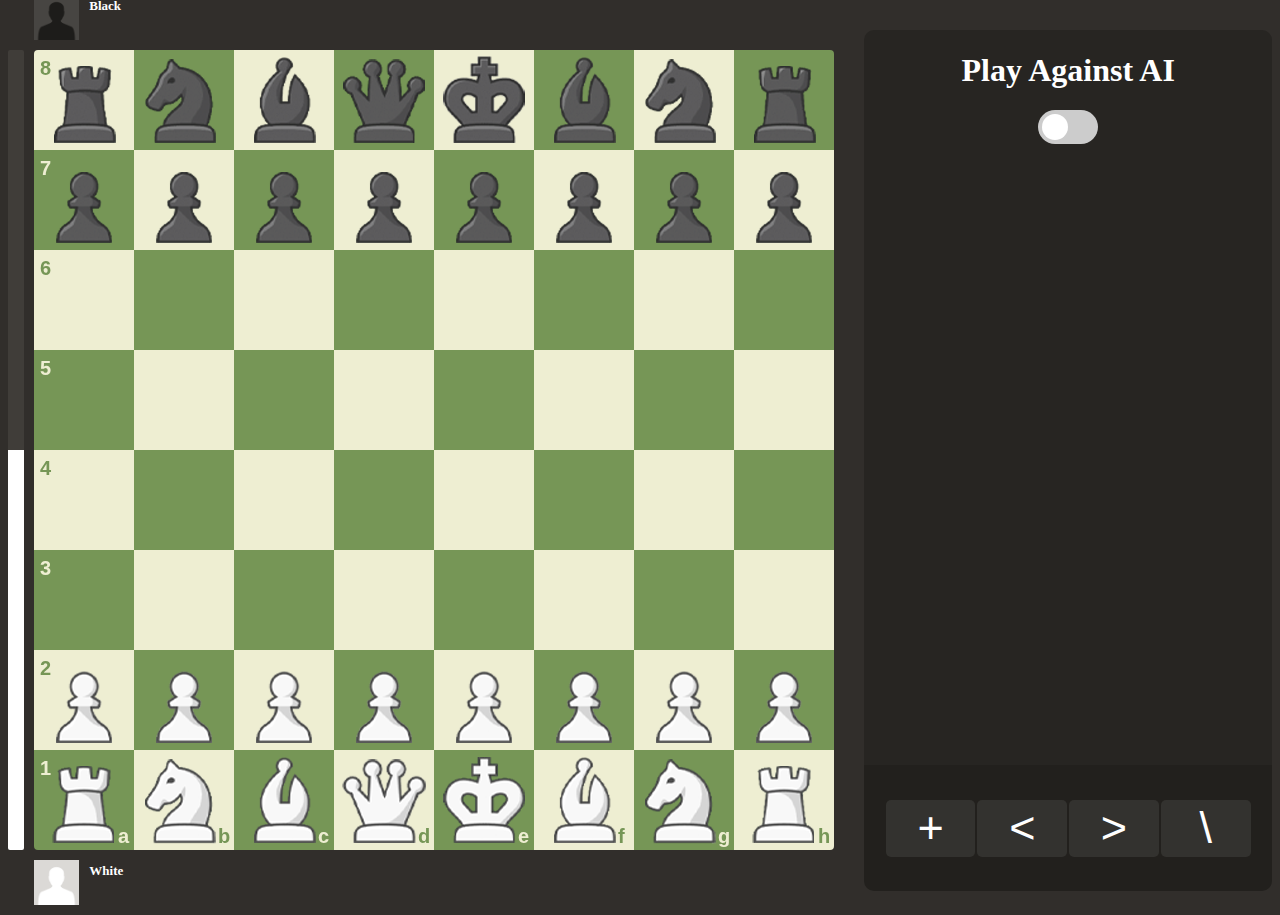
<file: ChessAI/index.html>
<html>
<body id="body">
    <div class="center">
        <div id="pawnPromotion">
            <button class="queenPromotion" onclick="promotePawn('Q')">
                <img src="Pieces/wQ.png" draggable="false"/>
            </button>
            <button class="knightPromotion" onclick="promotePawn('N')">
                <img src="Pieces/wN.png" draggable="false"/>
            </button>
            <button class="rookPromotion" onclick="promotePawn('R')">
                <img src="Pieces/wR.png" draggable="false"/>
            </button>
            <button class="bishopPromotion" onclick="promotePawn('B')">
                <img src="Pieces/wB.png" draggable="false"/>
            </button>
            
                
        </div>
        <div class="pointBar">
            <div></div>
        </div>

        <div class="boardStack">
            <div class="player2">
                <img src="Pieces/black_400.png" class="pfp"/>
                <h3>Black</h3>
            </div>
            
            <div class="boardDiv">
                <div class="canvasDiv">
                    <canvas id="boardContainer" width="800" height="800"></canvas>
                    <div class="canvasDiv piecesContainer" oncontextmenu="return false;">
                        <div id="navCircle"></div>
                        <div id="takeCircle"></div>
                        <div id="images"></div>
                    </div>
                </div>
                
                <div class="finishScreen piecesContainer">
                    <div>
                        <div style="display:flex">
                            <div class="imgBackground">
                                <img src="Pieces/white_400.png"/>
                            </div>
                            <div class="test">
                                <div class="textHolder">
                                    <h2 id="winText">You Win!</h2>
                                    <h3 id="score">1 - 0</h3>
                                </div>
                            </div>
                            <div class="imgBackground">
                                <img src="Pieces/black_400.png"/>
                            </div>
                        </div>
                        <button class="newGame" onclick="newGame()">New Game</button>
                        <button class="review" onclick="reviewGame()">Review</button>
                    </div>
                </div>
            </div>
            <div class="player1">
                <img src="Pieces/white_400.png" class="pfp"/>
                <h3>White</h3>
            </div>
        </div>

        <div class="statsBox">
            <div id="opponentBox">
                <h1>Play Against AI</h1>
                <label id="switch">
                    <input type="checkbox" id="checkbox" onchange="playVsAI()">
                    <span class="slider round"></span>
                </label>
            </div>
            <div id="movesBox">

            </div>
                <div id="gameControls">
                    <button class="gameControlsButton" onclick="newGame()">+</button>
                    <button class="gameControlsButton" onclick="undoMove()"><</button>
                    <button class="gameControlsButton" onclick="redoMove()">></button>
                    <button class="gameControlsButton">\</button>
                </div>
        </div>
    </div>
   
</body>
<head>
    <link rel="stylesheet" href="ChessAI.css">
    <script src="ChessAI.js"></script>
    <script src="SmartMoveFinder.js"></script>
    <audio id="moveAudio" src="Sounds/movePiece.wav"></audio>
    <audio id="takeAudio" src="Sounds/takePiece.wav"></audio>
</head>
</html>
</file>
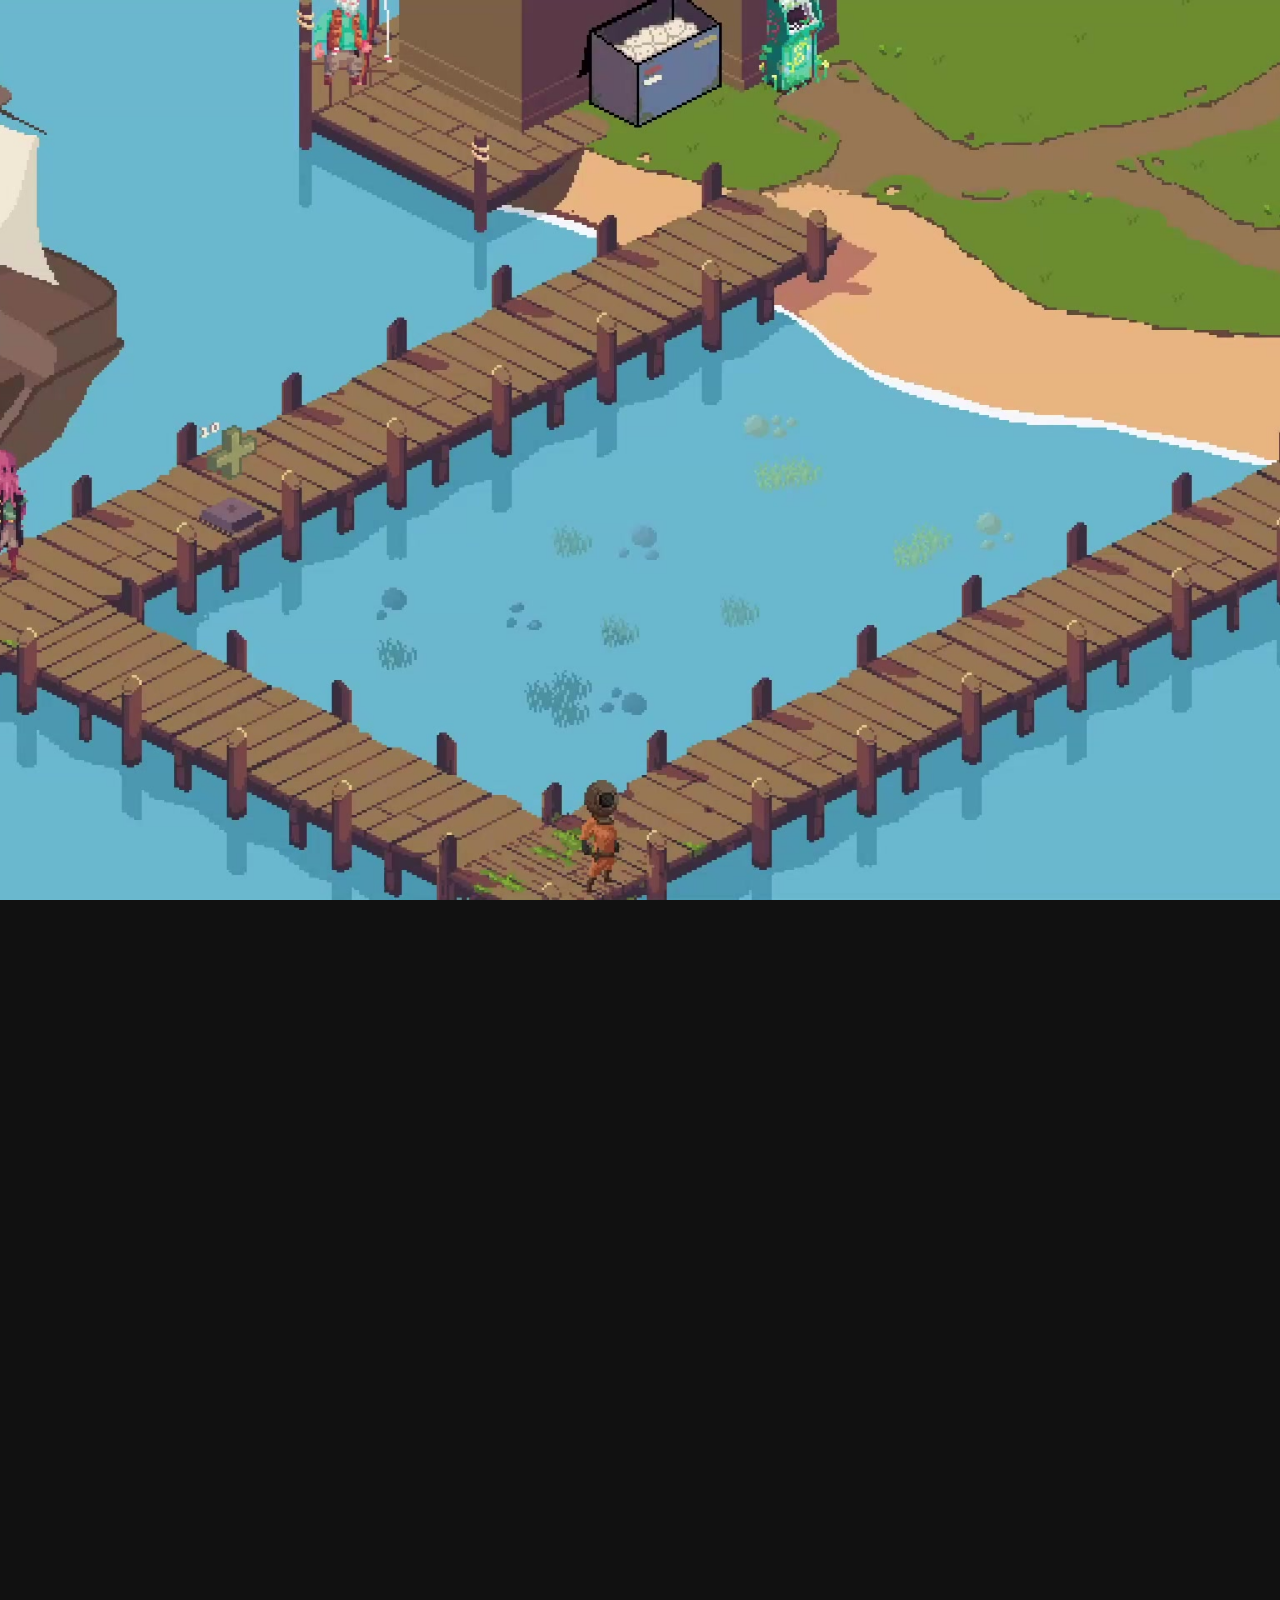
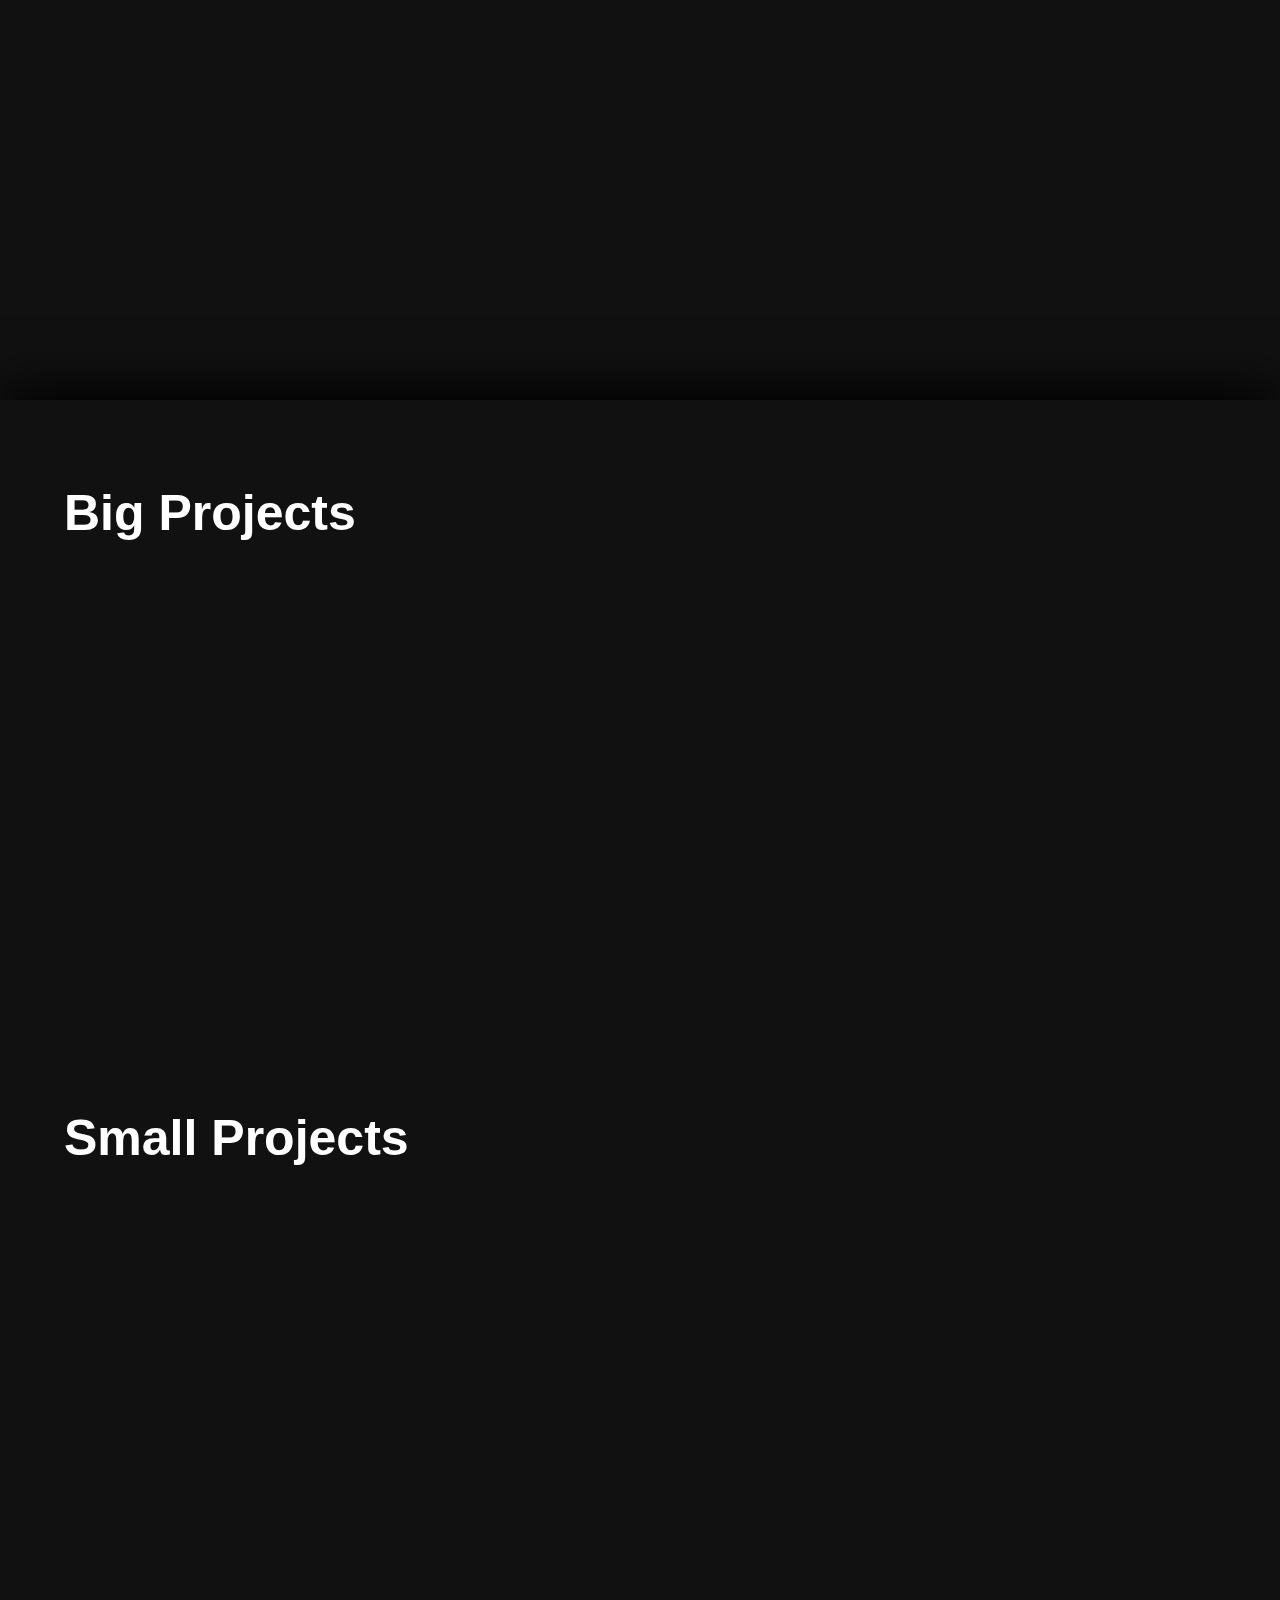
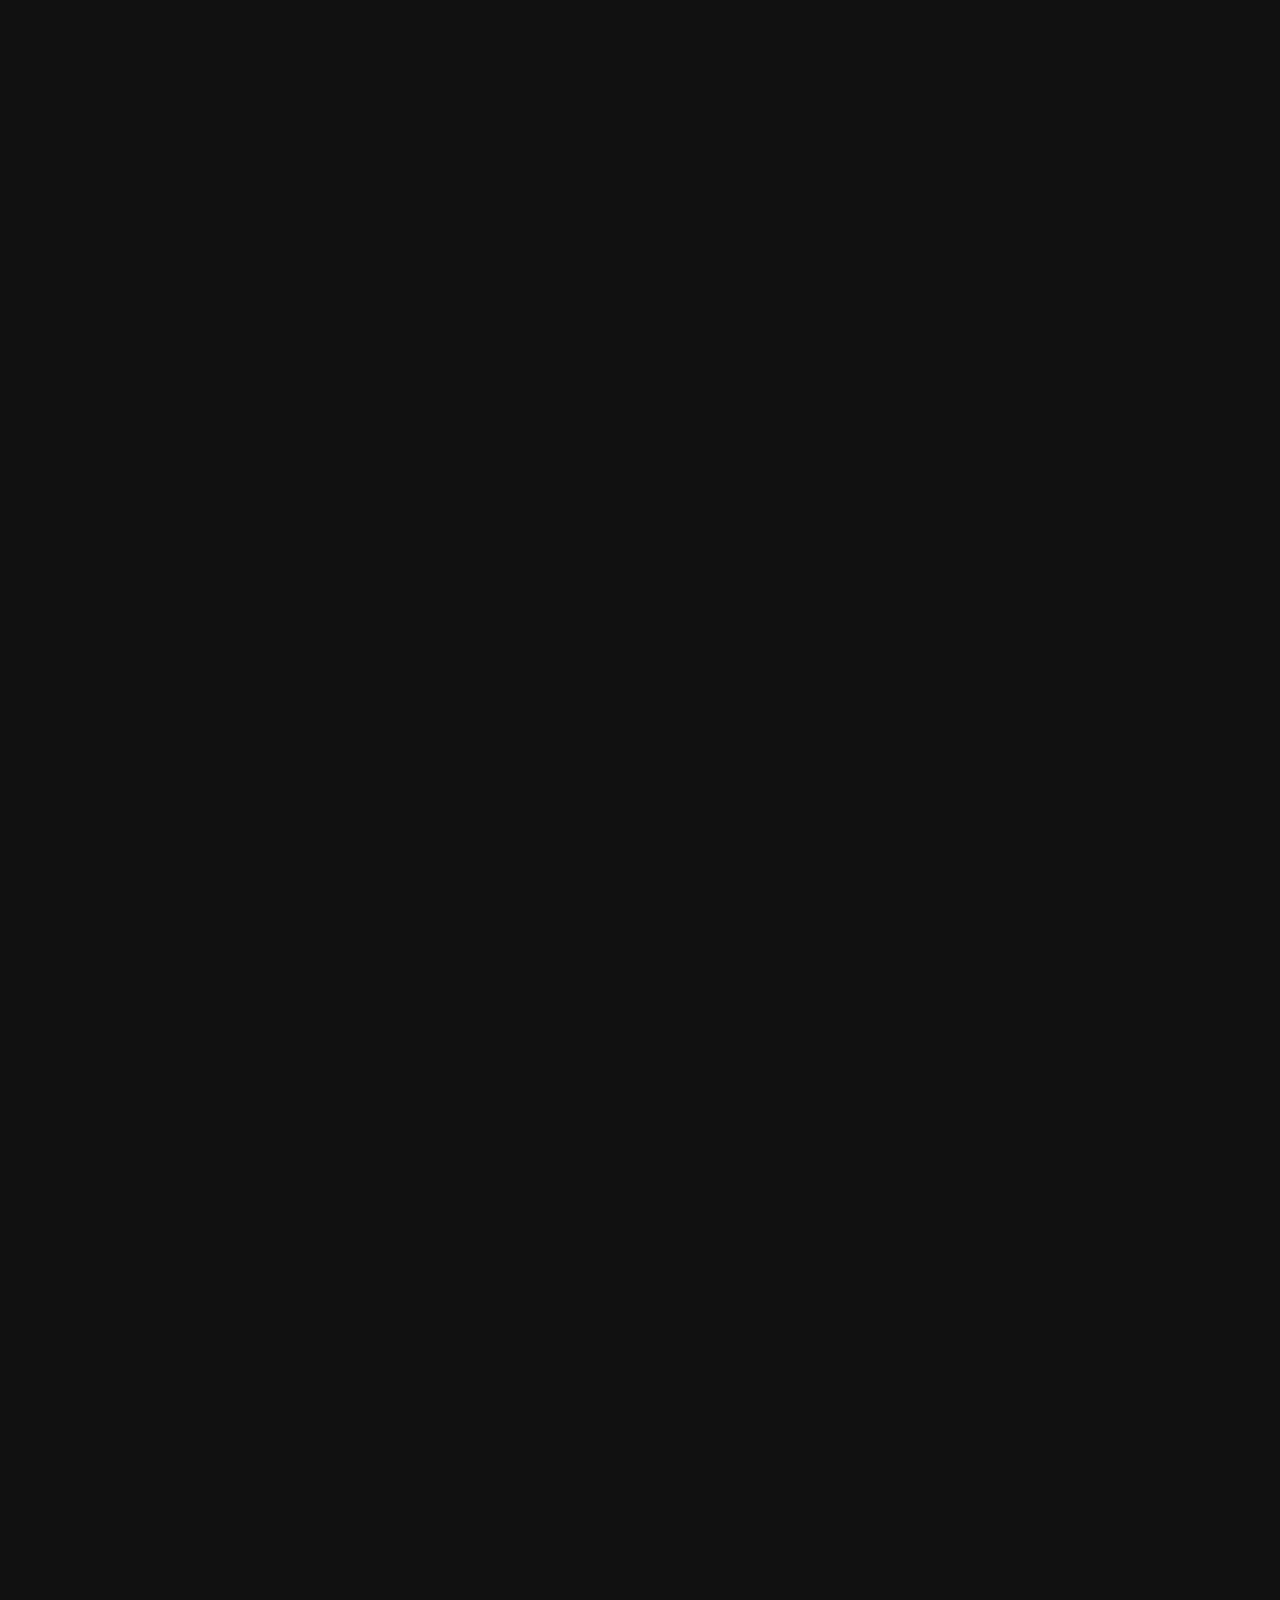
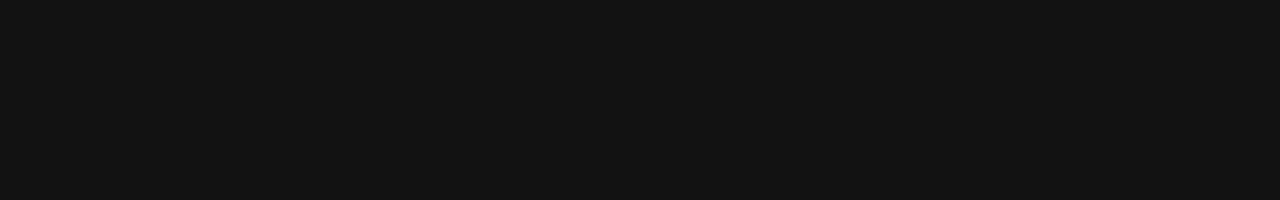
<file: gitHubPage/index.html>
<html>
    <link rel="stylesheet" href="index.css"> 
    <body>
        <div class="canvas-container" style="height: 2000px;">
            <canvas id="hero-canvas"></canvas>
        </div>

        <div id="fadeText" class="fade-text"><img src="title.png" style="position: relative; width: 549;image-rendering: pixelated;"></div>

    
        <div id="projectDiv" style="box-shadow: 0px -10px 50px #000000;">
            <h1>Big Projects</h1>
            <div id="items">
                <div id="projectItem" data-link="./idleFisher">
                    <h2>Idle Fisher</h2>
                    <img src="thumbnails/idleFisher.png">
                </div>
                <div id="projectItem" data-link="./multiplayerENET">
                    <h2>Multiplayer ENET</h2>
                    <img src="thumbnails/multiplayerENET.png">
                </div>
                <div id="projectItem" data-link="./calculator">
                    <h2>CALCulator</h2>
                    <img src="thumbnails/calculator.png">
                </div>
            </div>
        </div>

        <div id="projectDiv" style="padding-bottom: 100px;">
            <h1>Small Projects</h1>
            <div id="items">
                <div id="projectItem" data-link="./pacman">
                    <h2>Pacman</h2>
                    <img src="thumbnails/pacman.png">
                </div>
                <div id="projectItem" data-link="./chessAI">
                    <h2>Chess AI</h2>
                    <img src="thumbnails/chessAI.png">
                </div>
                <div id="projectItem" data-link="./tetris">
                    <h2>Tetris</h2>
                    <img src="thumbnails/tetris.png">
                </div>
                <div id="projectItem" data-link="./weightCalculator">
                    <h2>Weight Calculator</h2>
                    <img src="thumbnails/weightCalculator.png">
                </div>
                <div id="projectItem" data-link="./japaneseHelper">
                    <h2>Japanese Helper</h2>
                    <img src="thumbnails/japaneseHelper.png">
                </div>
                <div id="projectItem" data-link="./kanji">
                    <h2>Kanji</h2>
                    <img src="thumbnails/kanji.png">
                </div>
            </div>
        </div>
    </body>
    <script src="index.js"></script>
</html>
</file>
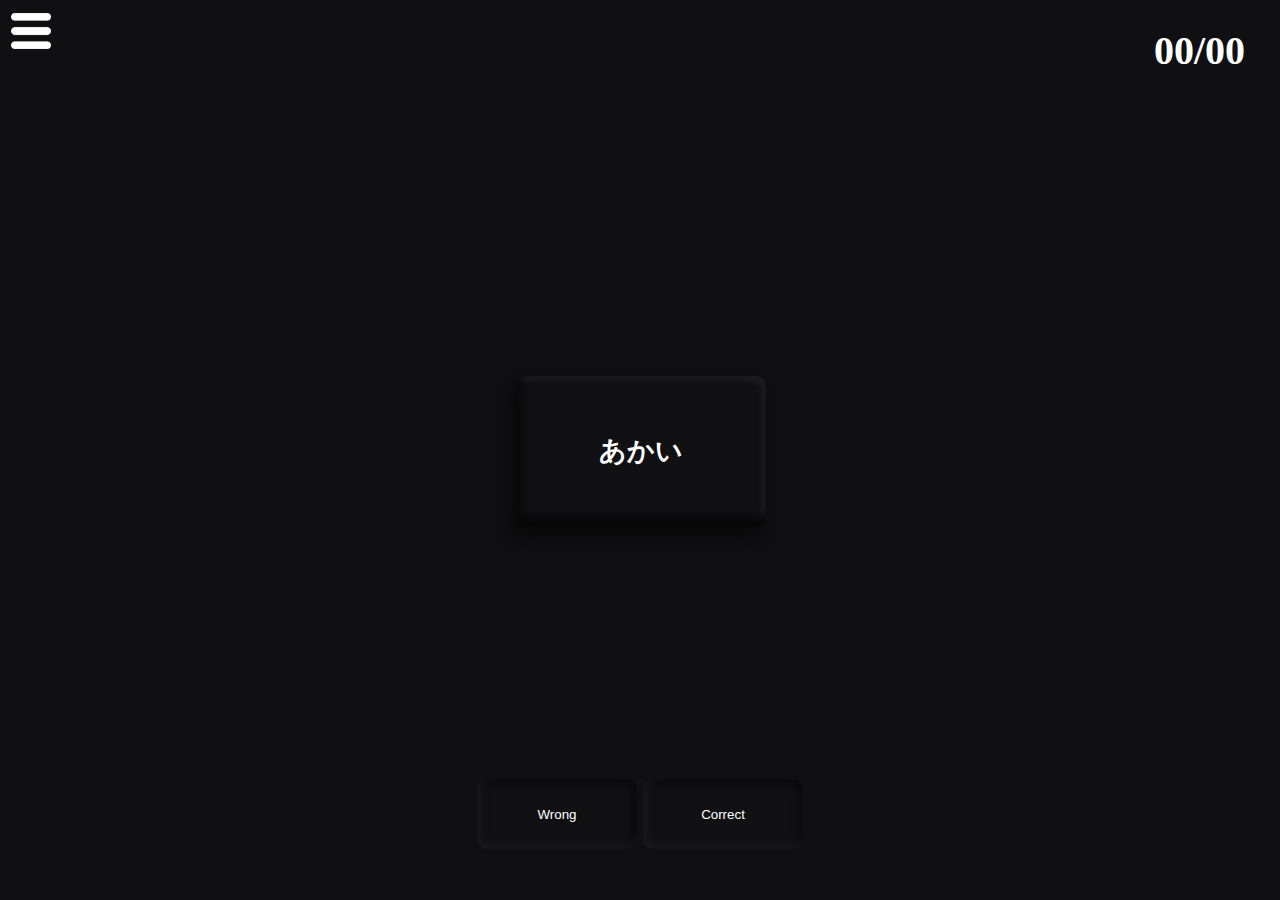
<file: japaneseHelper/index.html>
<html>
    <head>
        <link rel="stylesheet" href="index.css">
    </head>
    <body>
        <h1 id="score">00/00</h1>
        <button id="textDiv" onclick="showAnswer()">
            <h1 id="typeText"></h1>
            <h1 id="text">あ</h1>
        </button>
        <div id="center">
            <button id="button" onclick="wrong()">Wrong</button>
            <button id="button" onclick="correct()">Correct</button>
        </div>
        <div id="menu">
            <div id="buttonDiv">
                <div id="hiraganaDiv">
                    <h1 id="h1">Hiragana</h1>
                    <button id="clearButton" onclick="clearButton('h1')">invert</button>
                    <table id="normalHiraganaTable"></table>
                    <h2>Dakuon</h2>
                    <button id="clearButton" onclick="clearButton('h2')">invert</button>
                    <table id="dakuonHiraganaTable"></table>
                </div>
                <div id="katakanaDiv">
                    <h1 id="h1">Katakana</h1>
                    <button id="clearButton" onclick="clearButton('k1')">invert</button>
                    <table id="normalKatakanaTable"></table>
                    <h2>Dakuon</h2>
                    <button id="clearButton" onclick="clearButton('k2')">invert</button>
                    <table id="dakuonKatakanaTable"></table>
                </div>
                <div id="wordsDiv">
                    <h1 id="h1">Words</h1>
                    <button id="clearButton" onclick="clearButton('j')">invert</button>
                    <table id="wordsTable"></table>
                </div>
            </div>
            <form id="reverseBoxForm">
                <input type="checkbox" onclick="reverse()" id="reverseBox" name="reverseBox">
                <label for="reverseBox" id="reverseBoxLabel">Show Romaji</label>
            </form>
        </div>
        <img id="optionBar" src="images/optionBar.png" draggable="false" onclick="optionMenu()">
        <script src="index.js"></script> 
    </body>
</html>
</file>
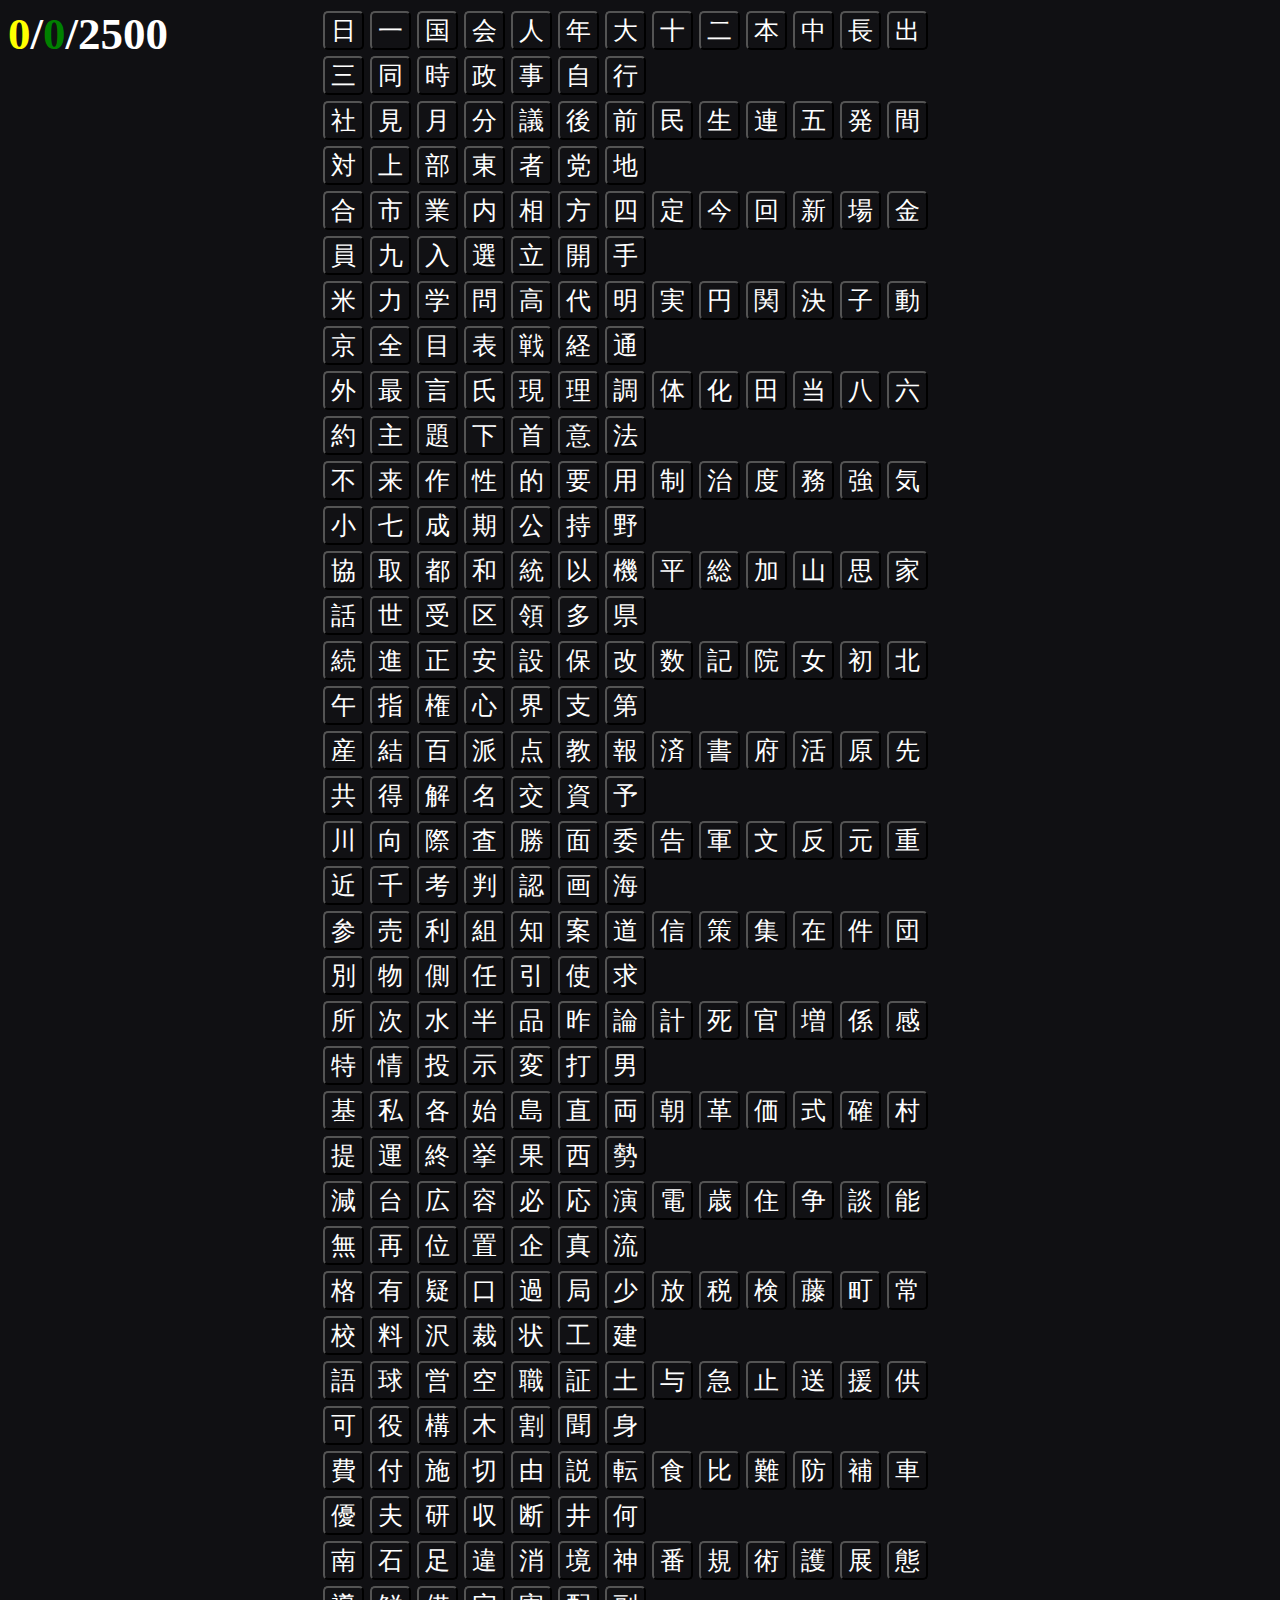
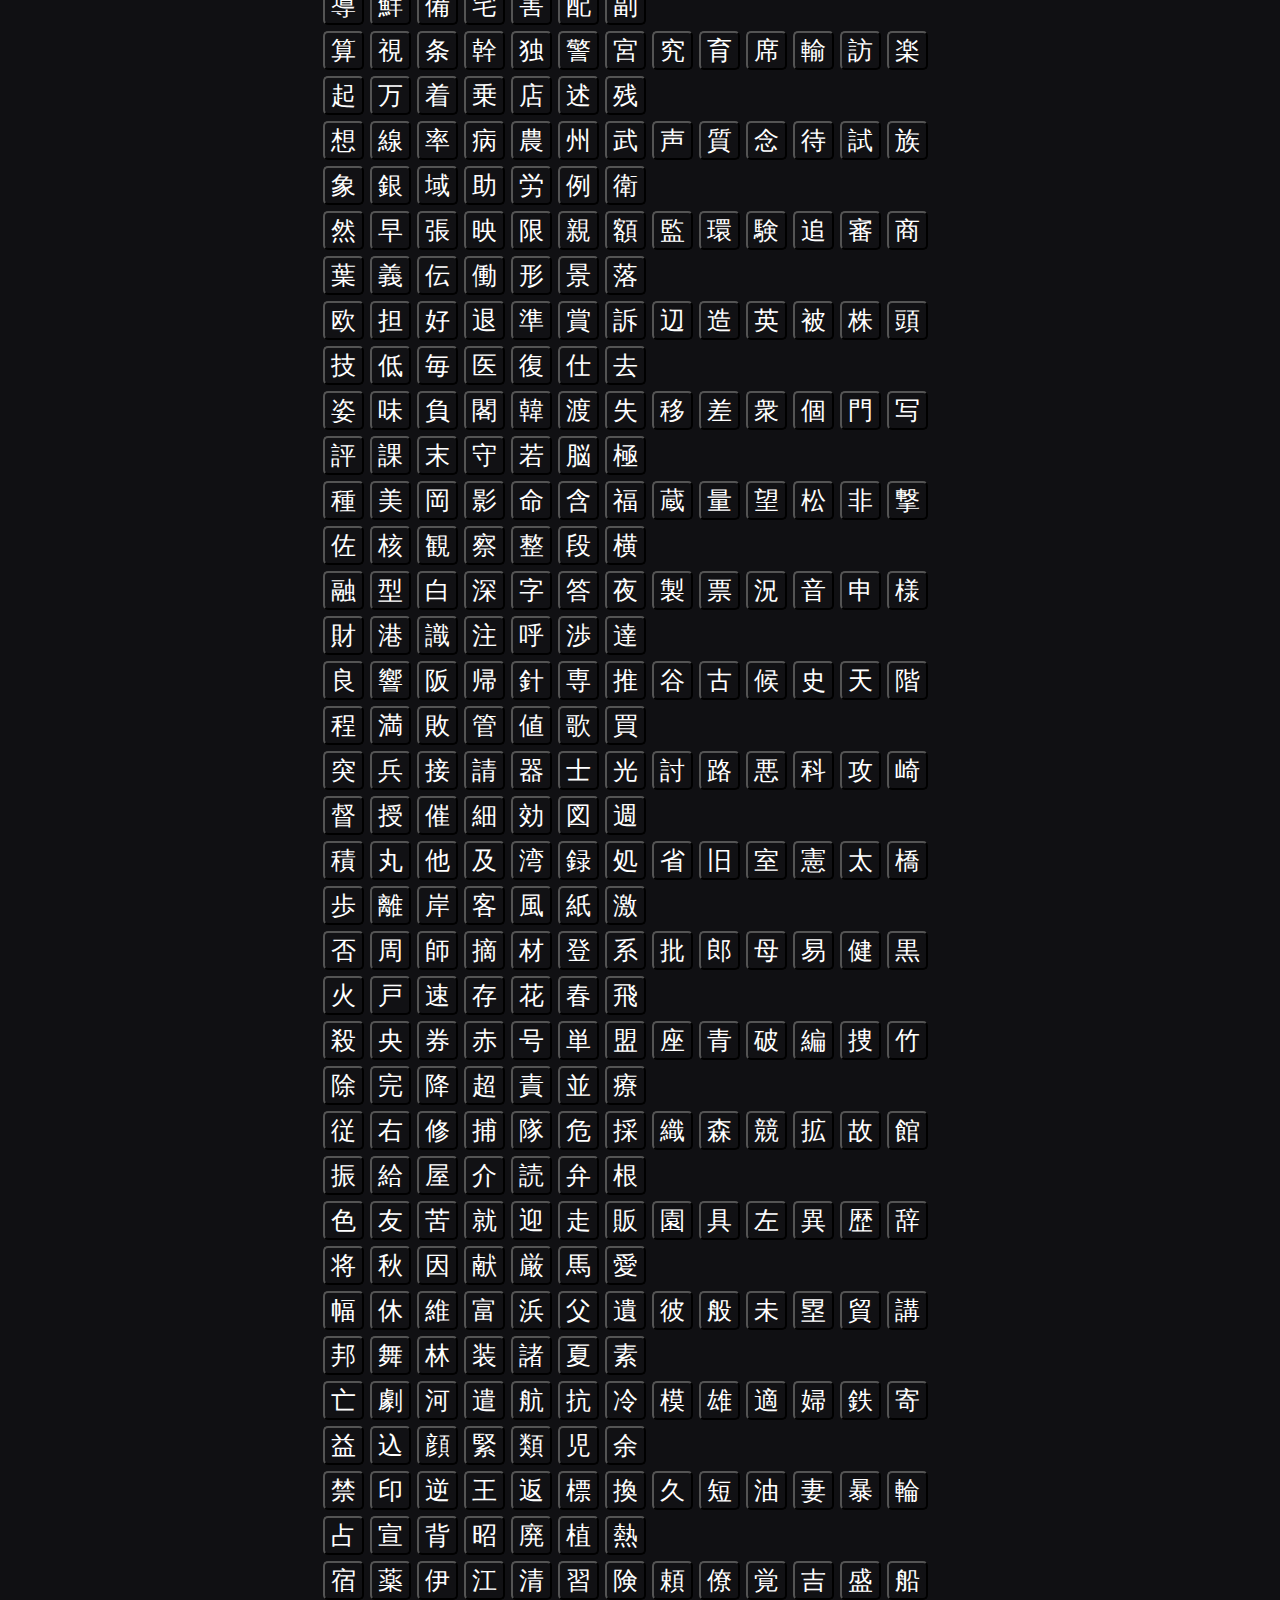
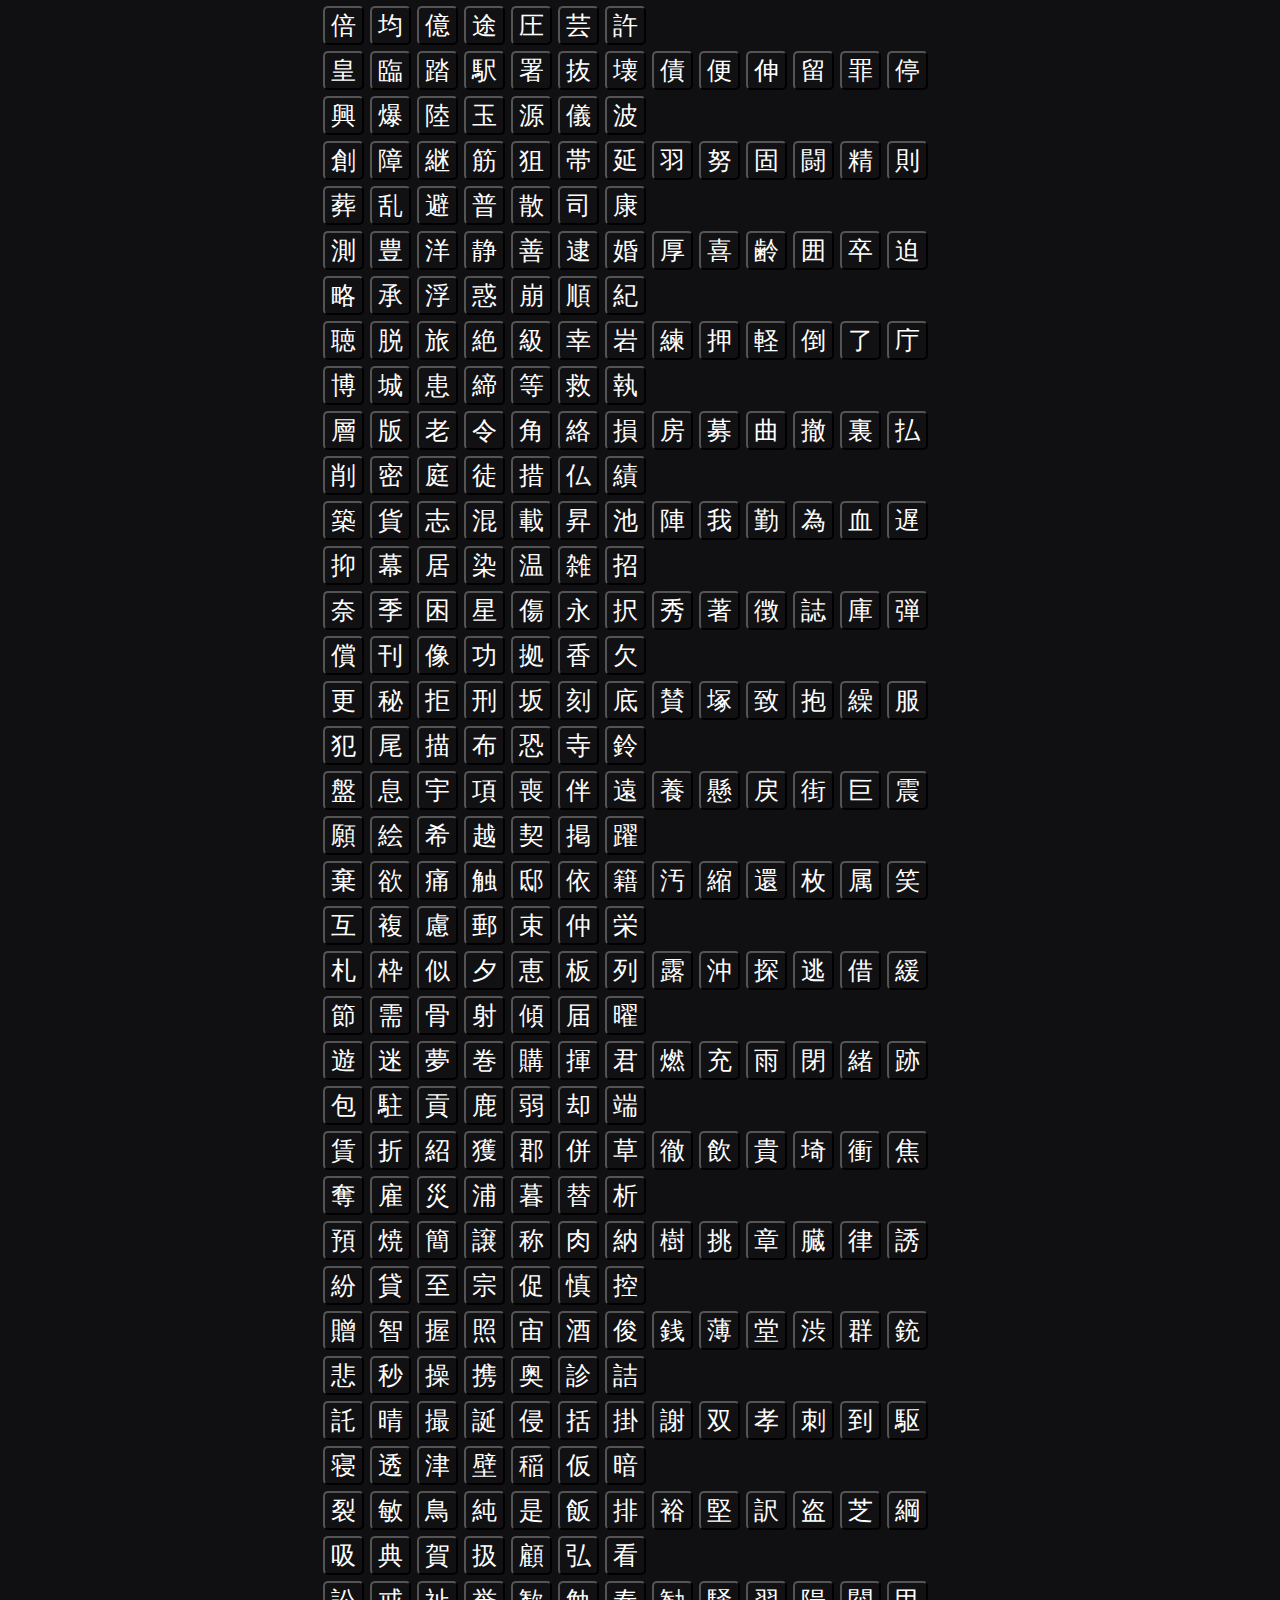
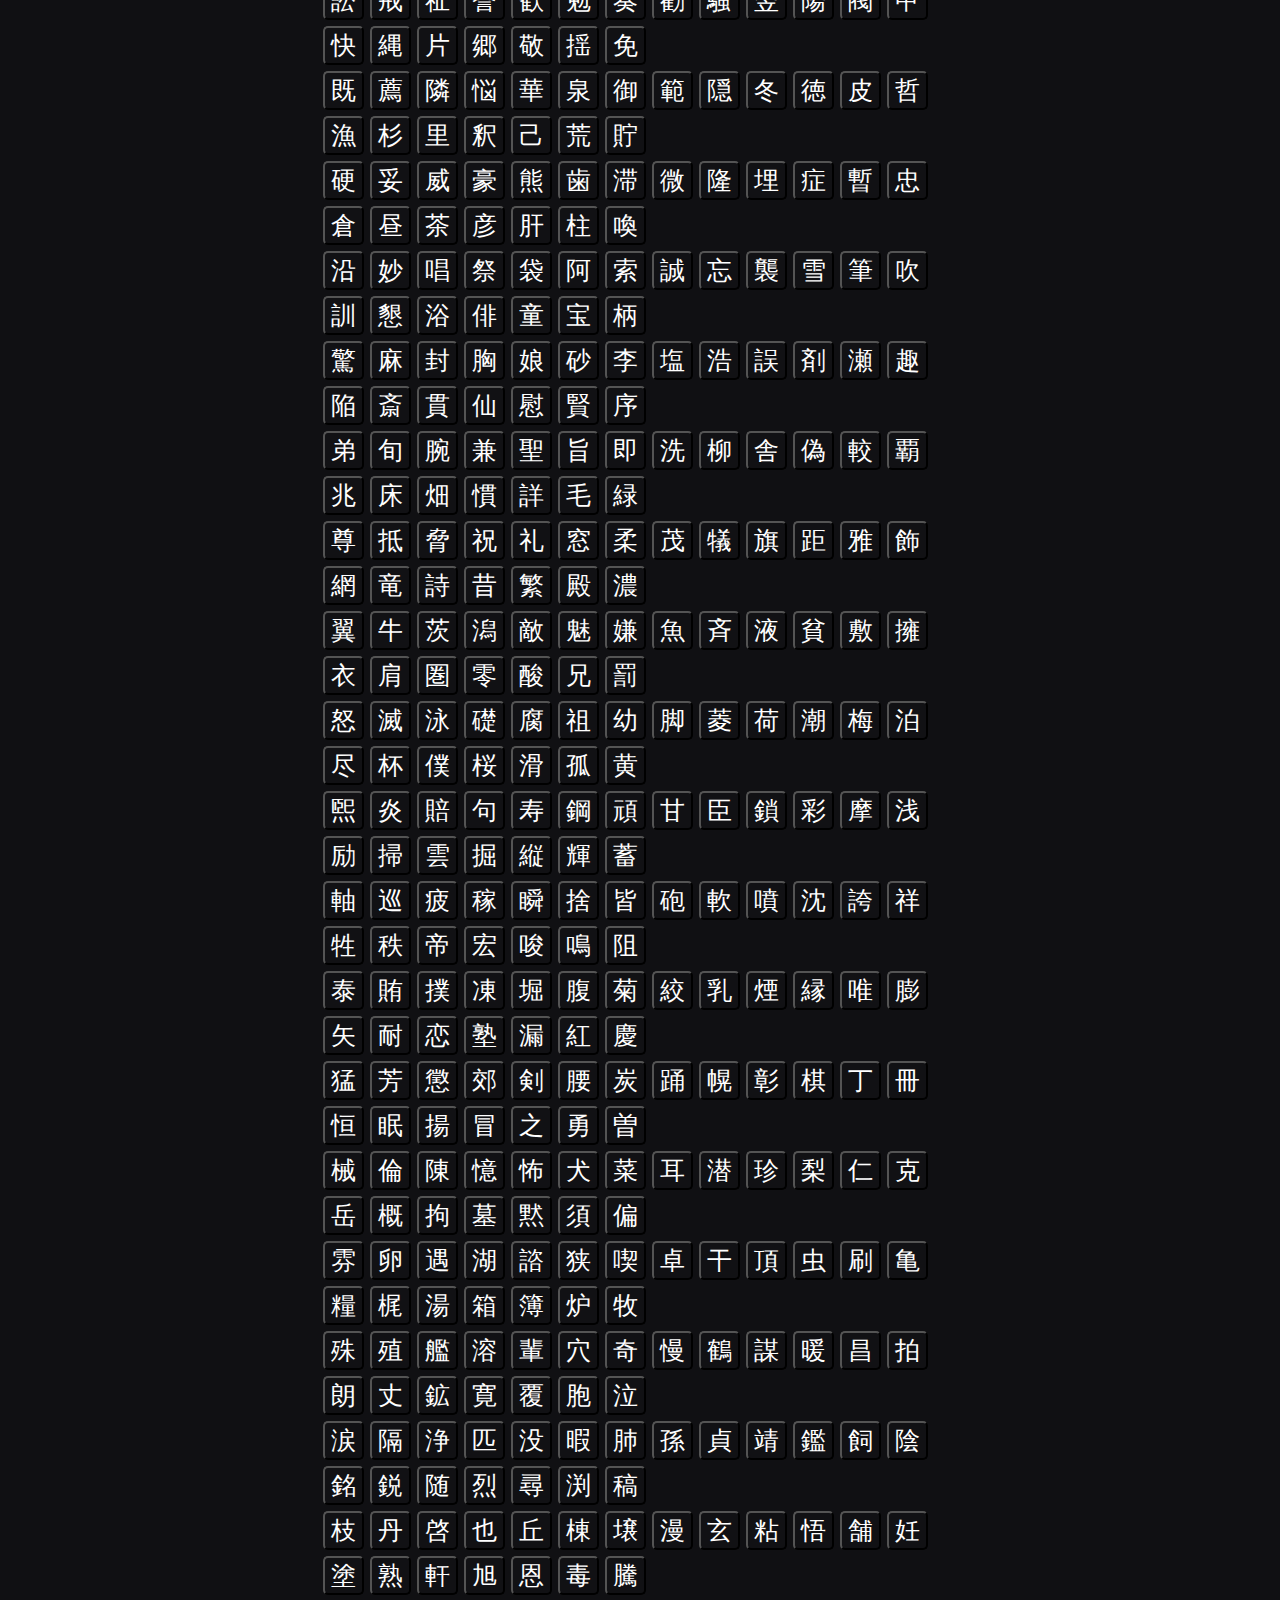
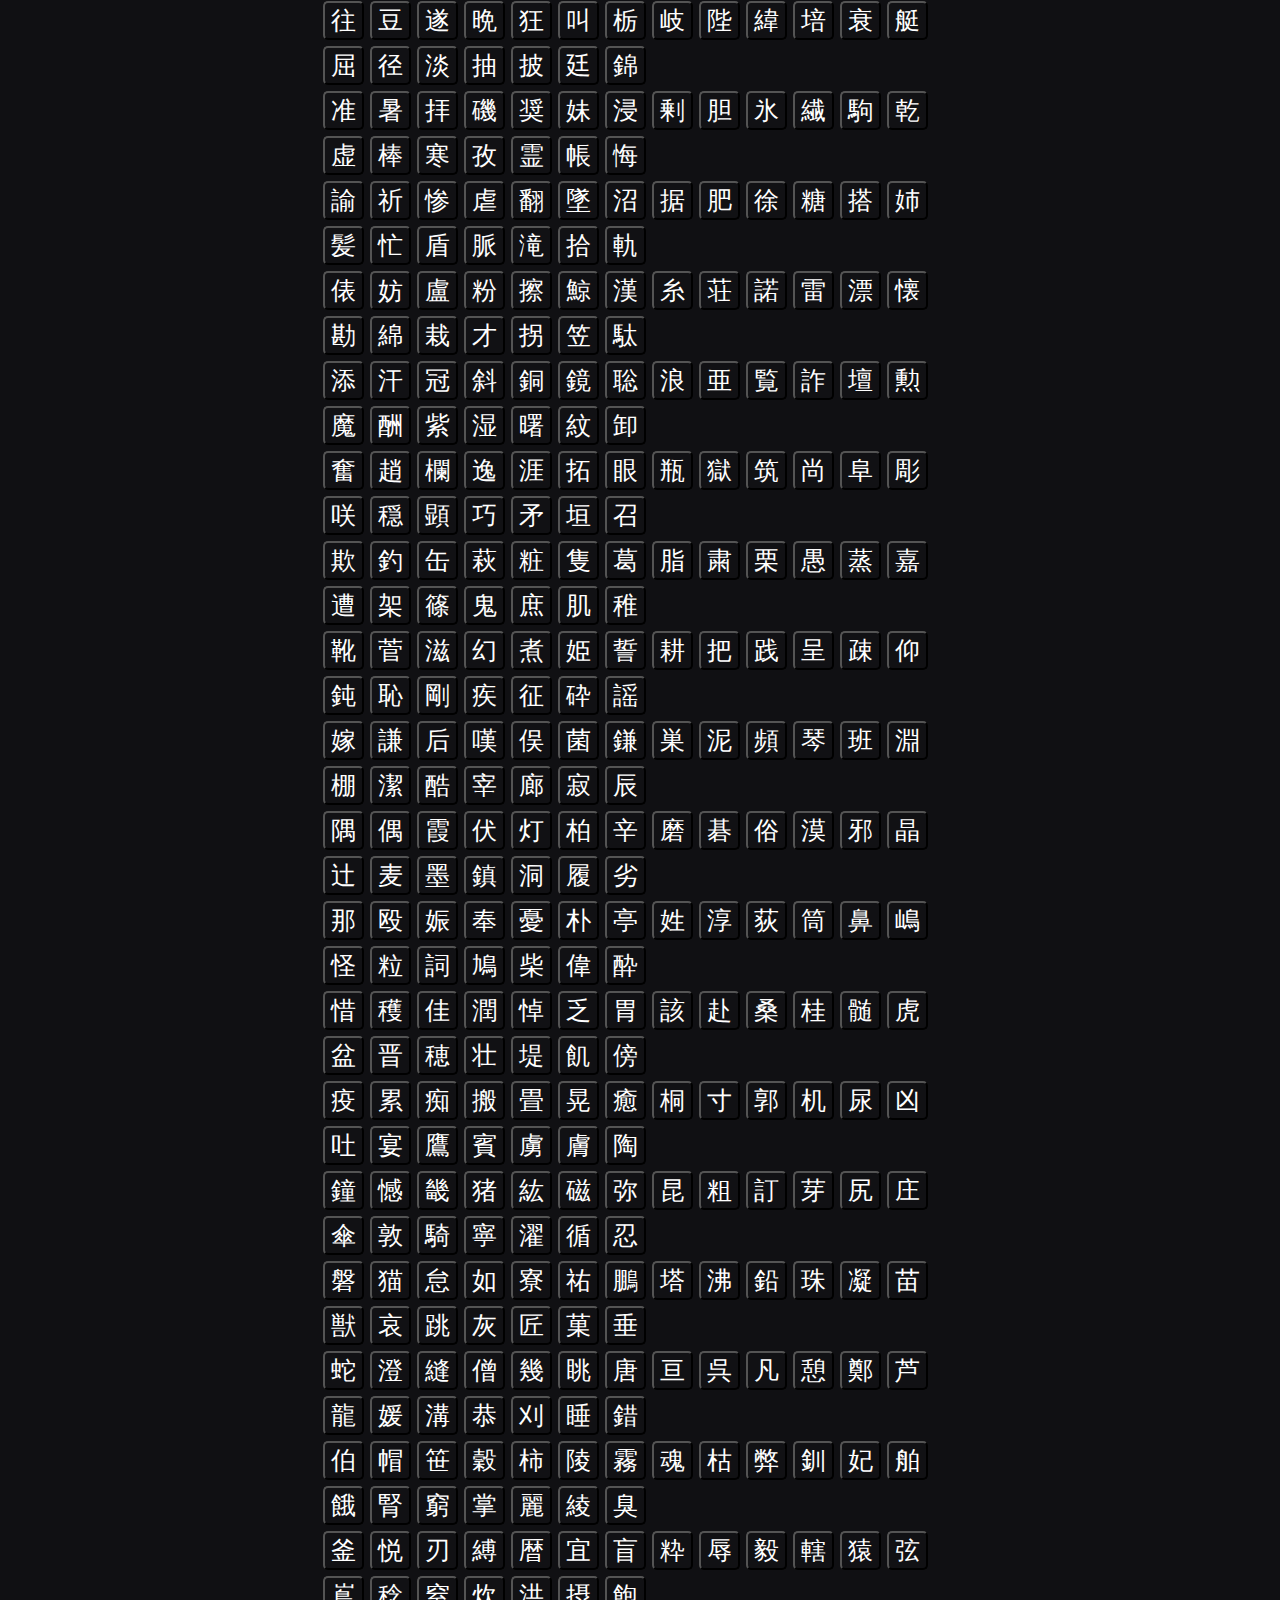
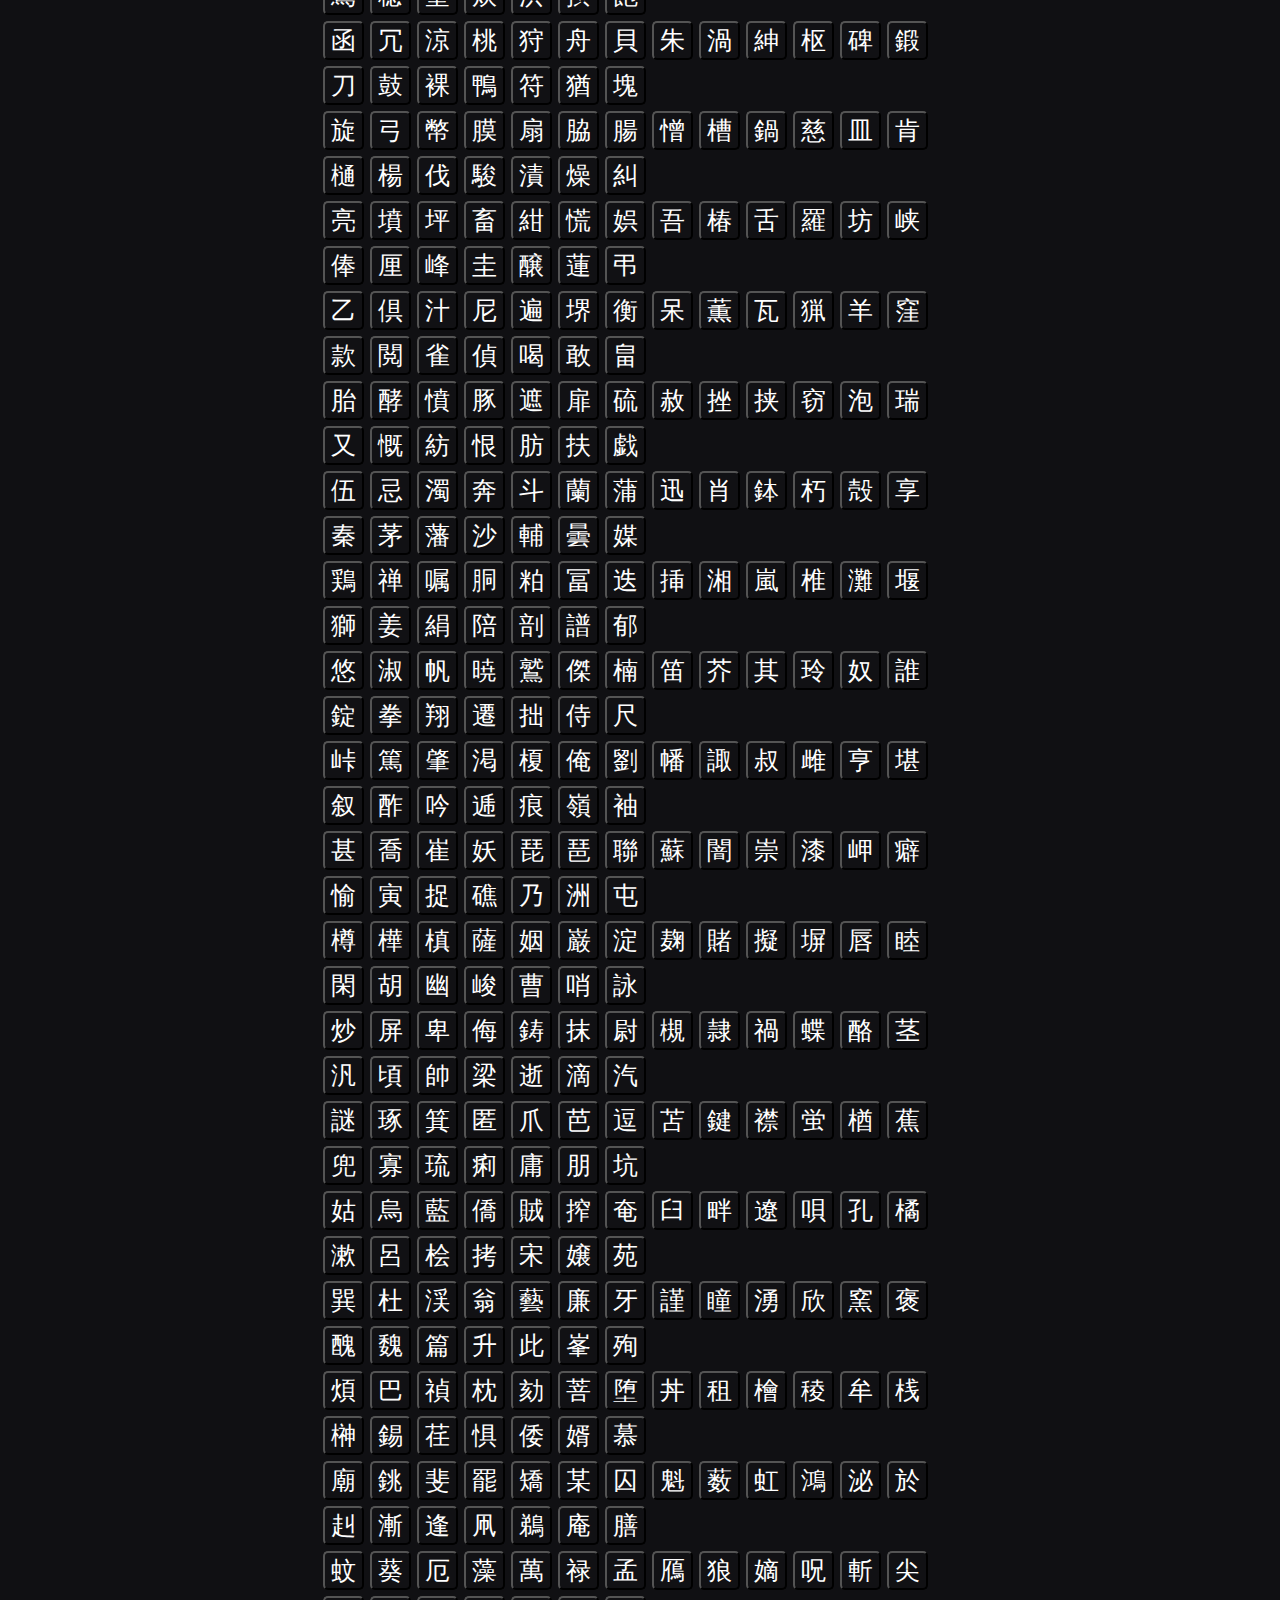
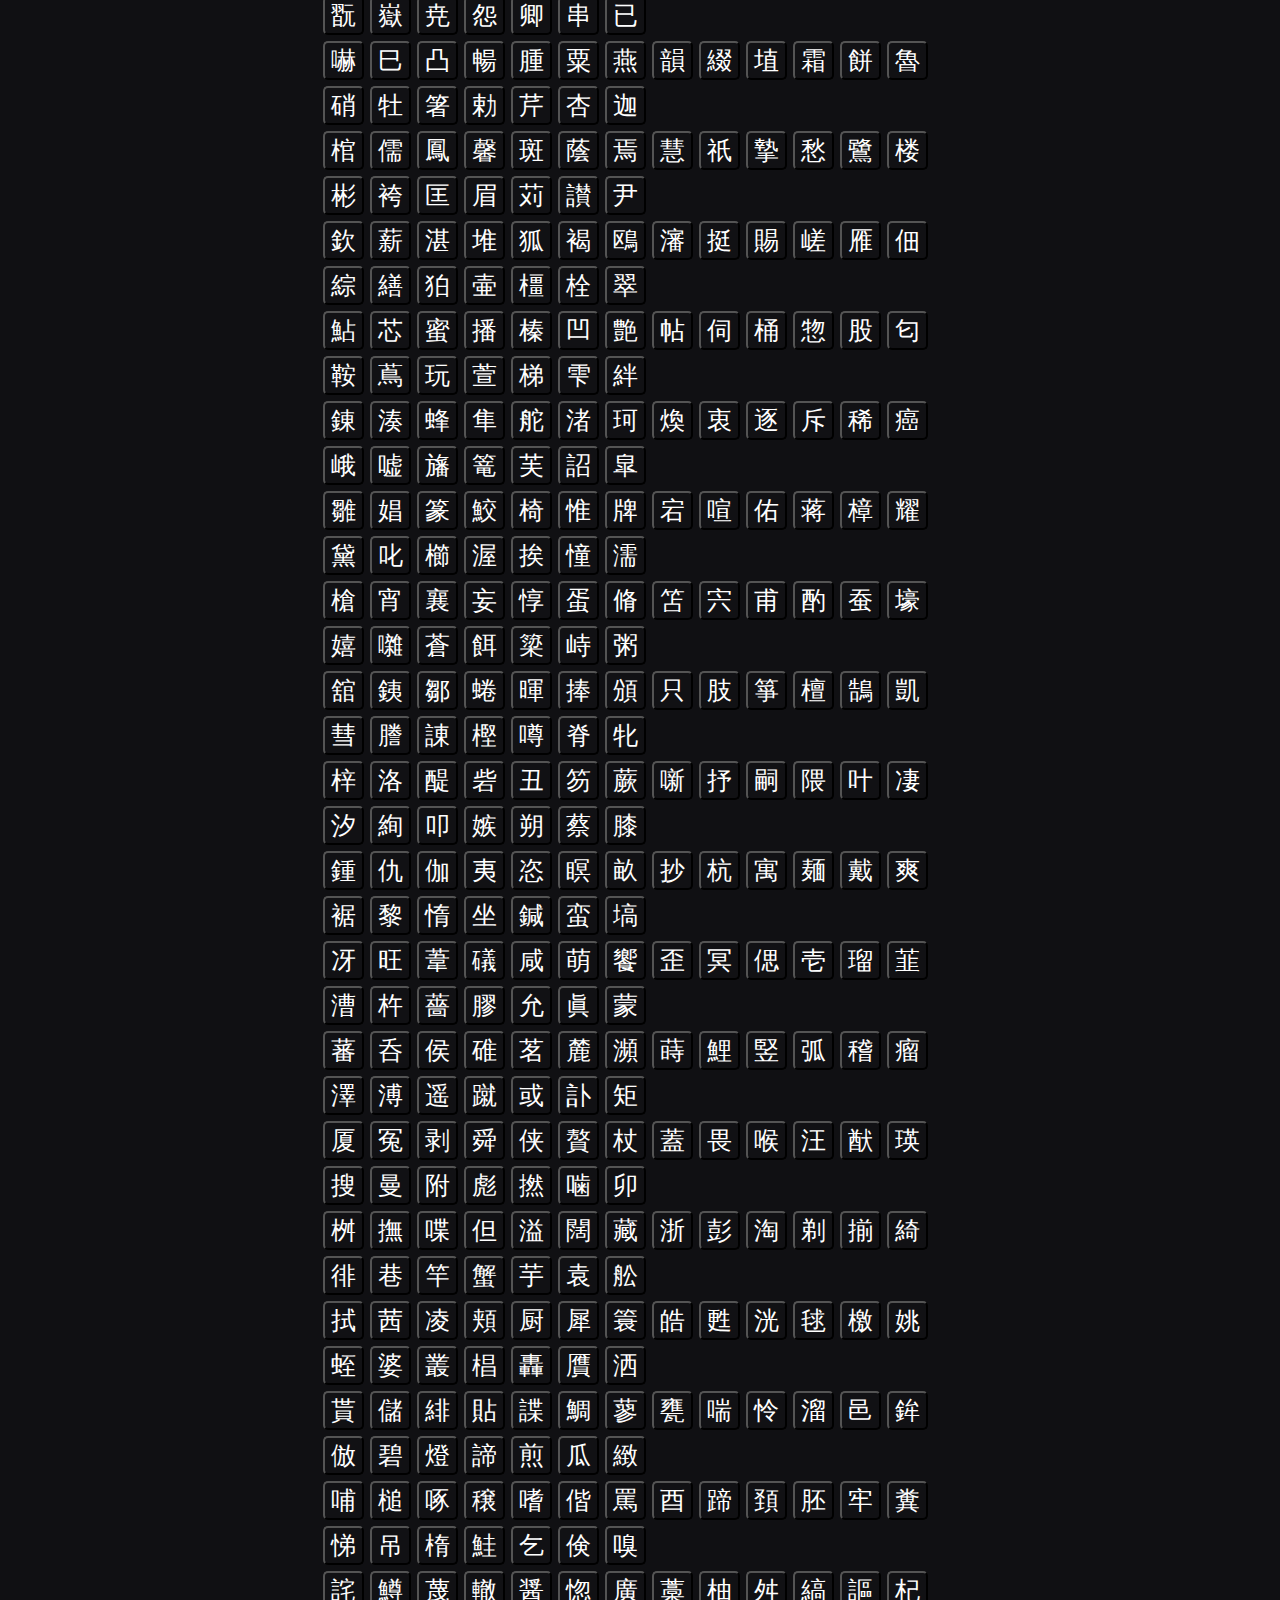
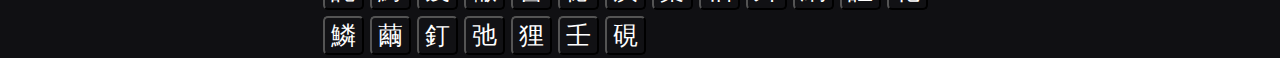
<file: kanji/index.html>
<html>
    <meta charset="UTF-8">
    <head>
        <link rel="stylesheet" href="index.css">
    </head>
    <body>
        <h1 id="num">0/0/0</h1>
        <div id="center"></div>
        <script src="index.js"></script> 
    </body>
</html>
</file>
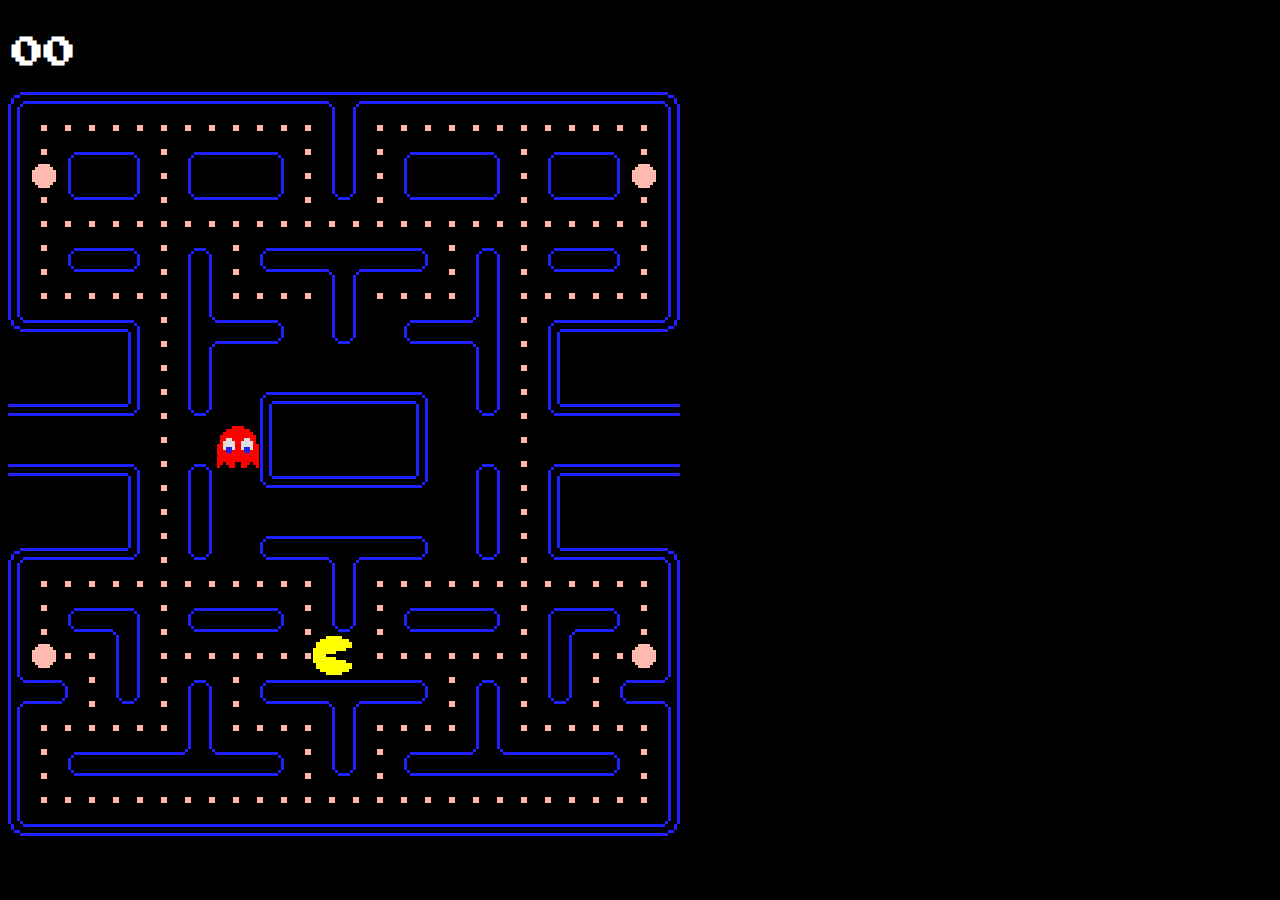
<file: pacman/index.html>
<head>
    <link rel="stylesheet" href="pacman.css">
    <body>
        <div id="center">
            <h1 id="score">00</h1>
            <table id="boardTable"></table>
        </div>
    </body>

    <script src="pacman.js"></script>
</head>
</file>
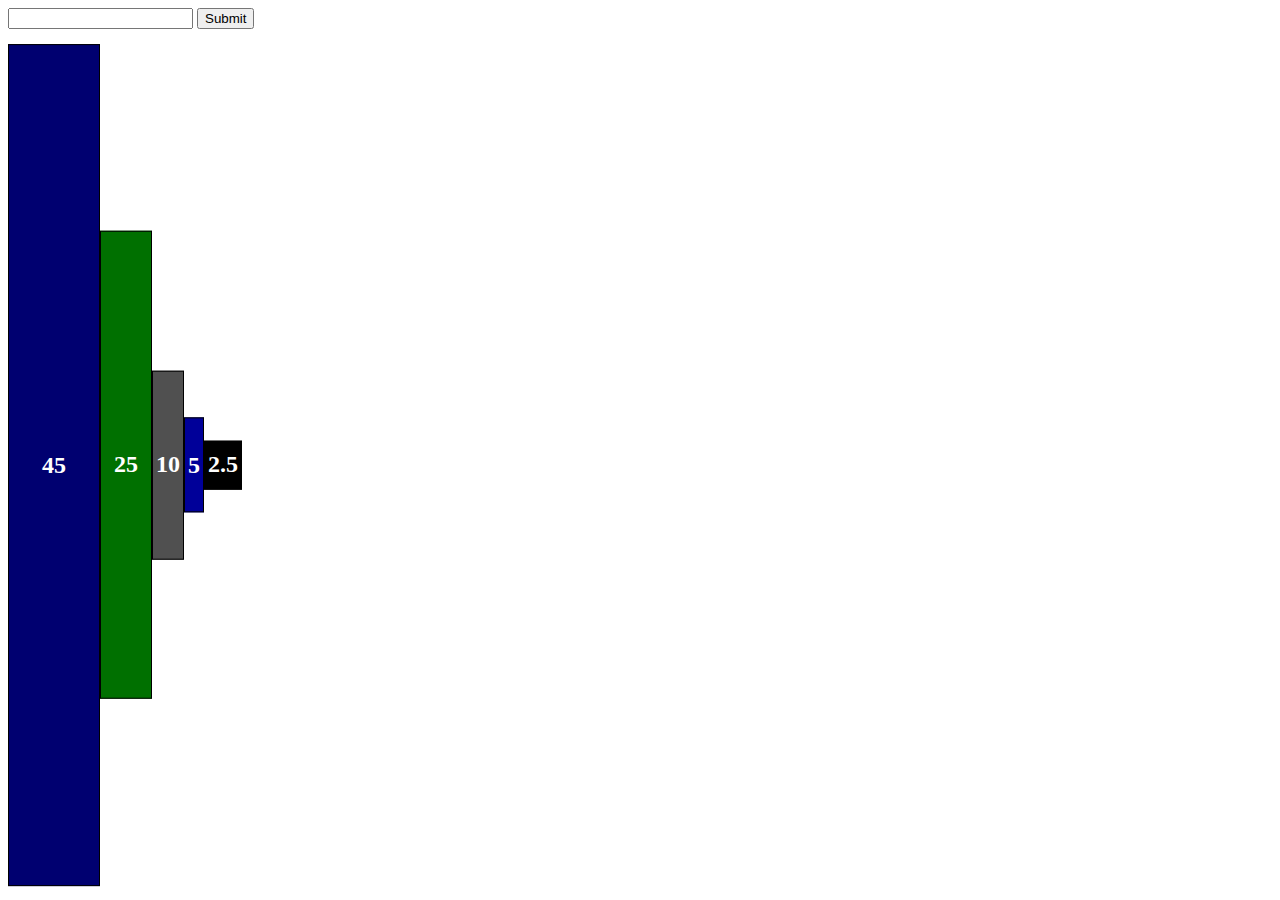
<file: weightCalculator/index.html>
<html>
    <link rel="stylesheet" href="index.css">
    <body>
        <form id="myForm" name="valform" action="" method="POST">
            <input type="number" id="weightInput">
            <input type="submit" value="Submit" id="submitWeight">
        </form>
        <div id="weightWindow">
            <div id="test">
                
            </div>
        </div>
        
        <script src="index.js"></script>
    </body>
</html>
</file>
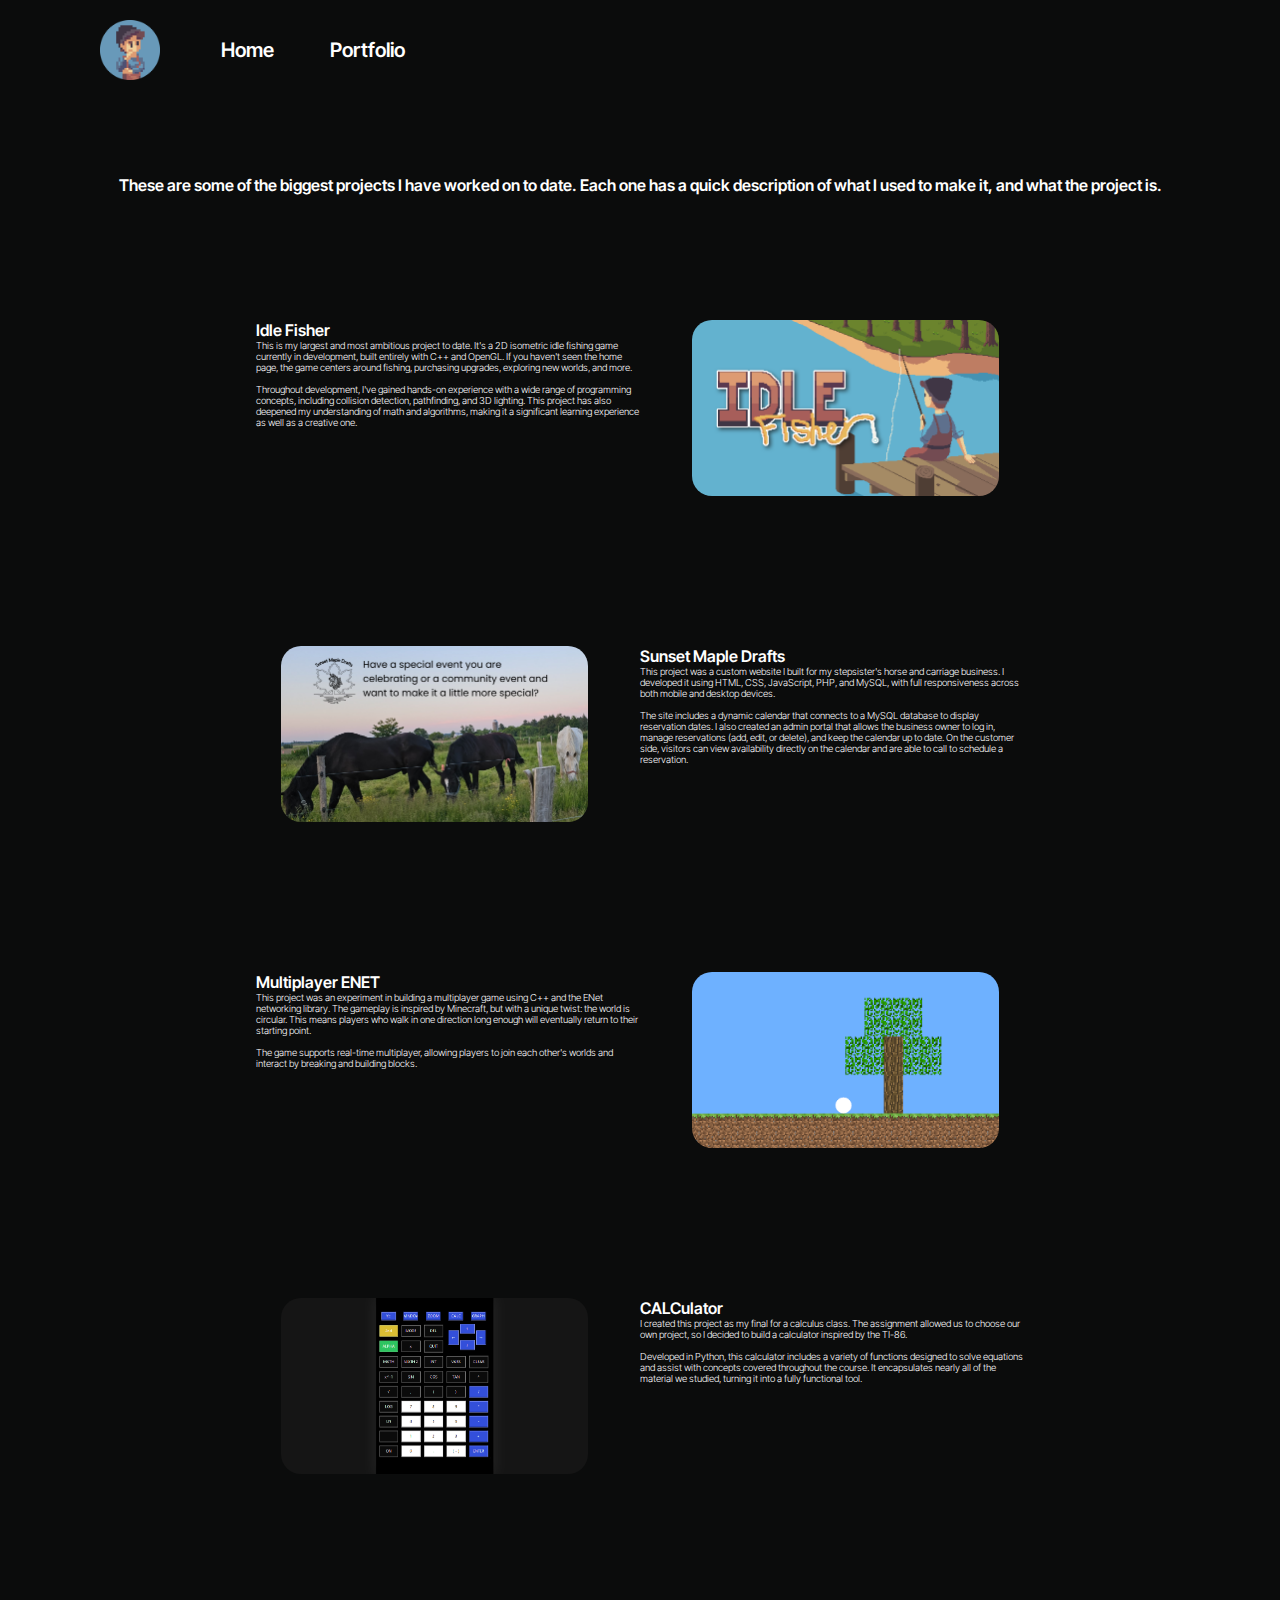
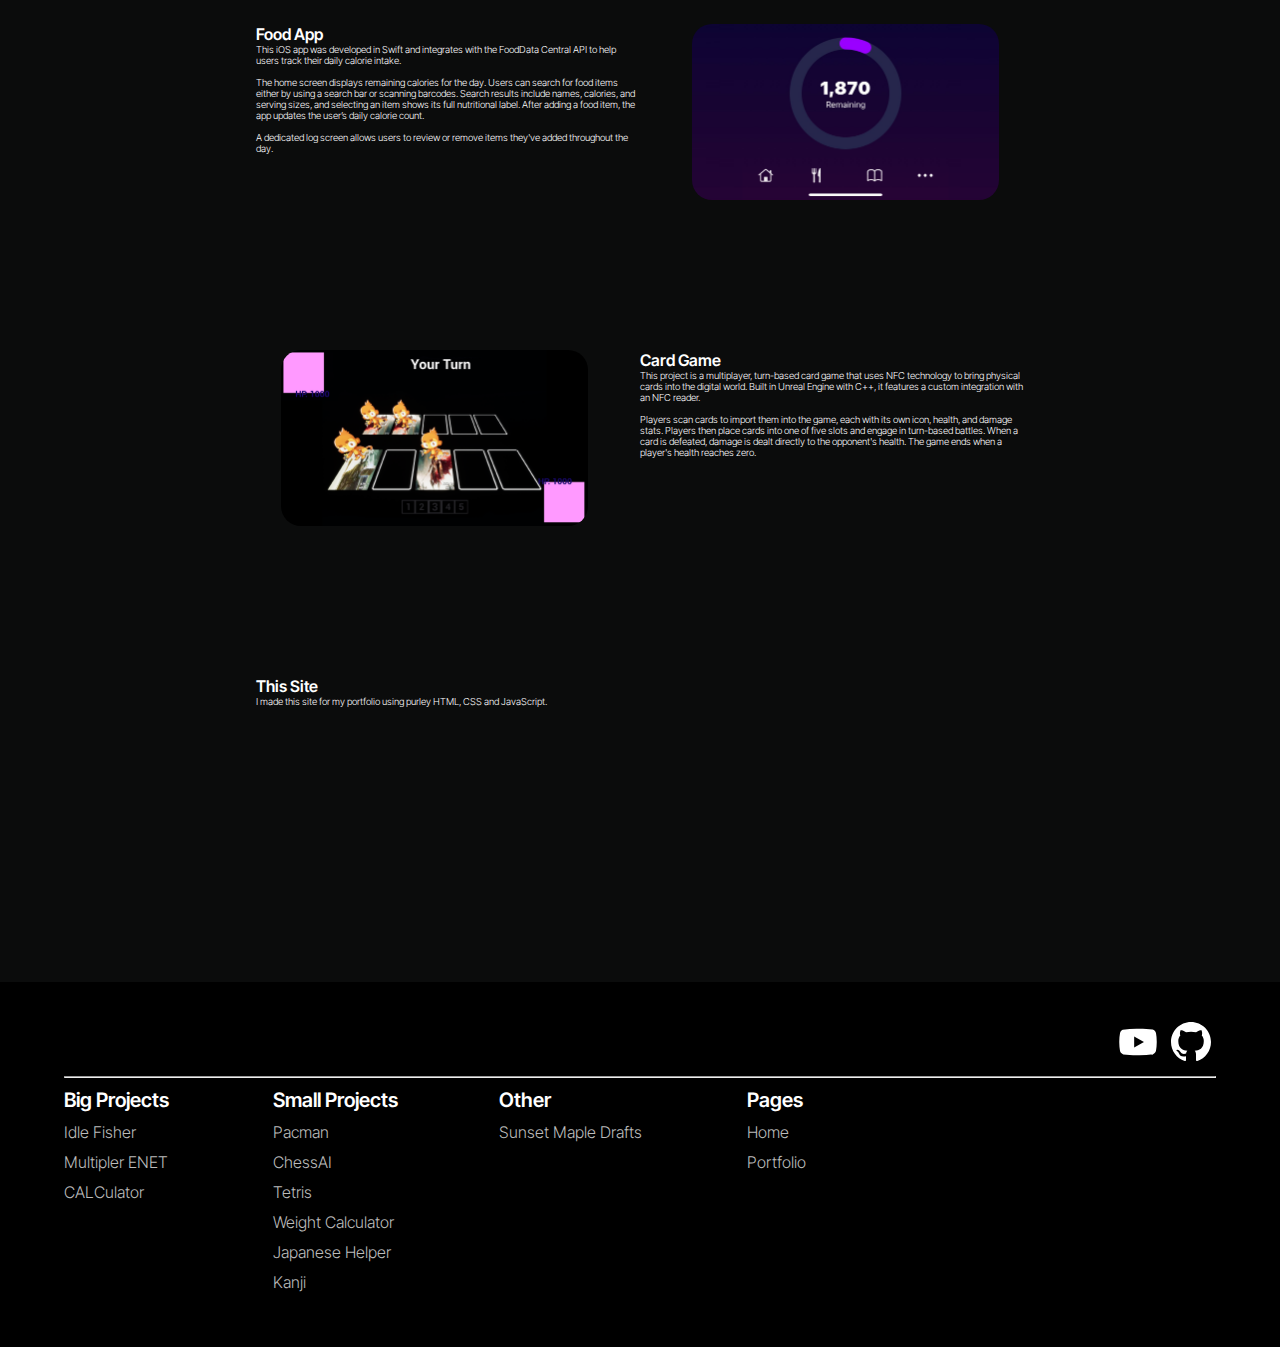
<file: portfolio.html>
<html>
    <head>
        <link rel="stylesheet" href="portfolio.css"> 
        <link rel="stylesheet" href="header.css"> 
        <meta name="viewport" content="width=device-width, initial-scale=1.0" />
        <link rel="preconnect" href="https://fonts.googleapis.com">
        <link rel="preconnect" href="https://fonts.gstatic.com" crossorigin>
        <link href="https://fonts.googleapis.com/css2?family=Roboto:ital,wght@0,100..900;1,100..900&display=swap" rel="stylesheet">

        <link rel="preconnect" href="https://fonts.googleapis.com">
        <link rel="preconnect" href="https://fonts.gstatic.com" crossorigin>
        <link href="https://fonts.googleapis.com/css2?family=Inter+Tight:ital,wght@0,100..900;1,100..900&family=Poppins:ital,wght@0,100;0,200;0,300;0,400;0,500;0,600;0,700;0,800;0,900;1,100;1,200;1,300;1,400;1,500;1,600;1,700;1,800;1,900&family=Roboto:ital,wght@0,100..900;1,100..900&display=swap" rel="stylesheet">
    </head>
    <body>
        <header class="navHeader">
            <nav class="nav-desktop">
                <ul class="desktopList">
                    <li><img src="logo.png"></li>
                    <li><a href="index.html#idleFisher">Home</a></li>
                    <li><a href="portfolio.html">Portfolio</a></li>
                </ul>
            </nav>
        </header>
    </body>
    <div id="infoDiv">
        <p id="introText">These are some of the biggest projects I have worked on to date. Each one has a quick description of what I used to make it, and what the project is.</p>
        <div class="infoBox">
            <div class="textBox">
                <h1>Idle Fisher</h1>
                <p>This is my largest and most ambitious project to date. It's a 2D isometric idle fishing game currently in development, built entirely with C++ and OpenGL. If you haven't seen the home page, the game centers around fishing, purchasing upgrades, exploring new worlds, and more.
                    <br>
                    <br>
                    Throughout development, I've gained hands-on experience with a wide range of programming concepts, including collision detection, pathfinding, and 3D lighting. This project has also deepened my understanding of math and algorithms, making it a significant learning experience as well as a creative one.

                </p>
            </div>
            <img src="mainCapsule1232x706.png">
        </div>
        <div class="infoBox">
            <img src="portfolioImages/sunsetmapledrafts.png">
            <div class="textBox">
                <h1>Sunset Maple Drafts</h1>
                <p>This project was a custom website I built for my stepsister's horse and carriage business. I developed it using HTML, CSS, JavaScript, PHP, and MySQL, with full responsiveness across both mobile and desktop devices.
                    <br>
                    <br>
                    The site includes a dynamic calendar that connects to a MySQL database to display reservation dates. I also created an admin portal that allows the business owner to log in, manage reservations (add, edit, or delete), and keep the calendar up to date. On the customer side, visitors can view availability directly on the calendar and are able to call to schedule a reservation.
                </p>
            </div>
        </div>
        <div class="infoBox">
            <div class="textBox">
                <h1>Multiplayer ENET</h1>
                <p>This project was an experiment in building a multiplayer game using C++ and the ENet networking library. The gameplay is inspired by Minecraft, but with a unique twist: the world is circular. This means players who walk in one direction long enough will eventually return to their starting point.
                    <br>
                    <br>
                    The game supports real-time multiplayer, allowing players to join each other's worlds and interact by breaking and building blocks.
                </p>
            </div>
            <img src="portfolioImages/multiplayerENET.png">
        </div>
        <div class="infoBox">
            <img src="portfolioImages/calculator.png">
            <div class="textBox">
                <h1>CALCulator</h1>
                <p>I created this project as my final for a calculus class. The assignment allowed us to choose our own project, so I decided to build a calculator inspired by the TI-86.
                    <br>
                    <br>
                    Developed in Python, this calculator includes a variety of functions designed to solve equations and assist with concepts covered throughout the course. It encapsulates nearly all of the material we studied, turning it into a fully functional tool.
                </p>
            </div>
        </div>
        <div class="infoBox">
            <div class="textBox">
                <h1>Food App</h1>
                <p>This iOS app was developed in Swift and integrates with the FoodData Central API to help users track their daily calorie intake.
                    <br>
                    <br>
                    The home screen displays remaining calories for the day. Users can search for food items either by using a search bar or scanning barcodes. Search results include names, calories, and serving sizes, and selecting an item shows its full nutritional label. After adding a food item, the app updates the user’s daily calorie count.
                    <br>
                    <br>
                    A dedicated log screen allows users to review or remove items they've added throughout the day.
                </p>
            </div>
            <img src="portfolioImages/foodApp.png">
        </div>
        <div class="infoBox">
            <img src="portfolioImages/cardGame.png">
            <div class="textBox">
                <h1>Card Game</h1>
                <p>This project is a multiplayer, turn-based card game that uses NFC technology to bring physical cards into the digital world. Built in Unreal Engine with C++, it features a custom integration with an NFC reader.
                    <br>
                    <br>
                    Players scan cards to import them into the game, each with its own icon, health, and damage stats. Players then place cards into one of five slots and engage in turn-based battles. When a card is defeated, damage is dealt directly to the opponent's health. The game ends when a player's health reaches zero.
                </p>
            </div>
        </div>
        <div class="infoBox">
            <div class="textBox">
                <h1>This Site</h1>
                <p>I made this site for my portfolio using purley HTML, CSS and JavaScript.</p>
            </div>
            <div id="frameDiv">
            <iframe src="https://bspafford.github.io/" width="100%", height="100%"></iframe>
            </div>
        </div>
    </div>
    <div class="footer" id="desktopFooter">
        <div id="socialLinks">
            <li>
                <a href="https://www.youtube.com/@FishyGamesDev"><img src="youtube.svg"></a>
                <a href="https://github.com/bspafford/"><img src="githubIcon.svg"></a>
            </li>
        </div>
        <hr />
        <div id="links">
            <div>
                <p>Big Projects</p>
                <lu id="bigProjectLinks">
                    <li><a href="https://github.com/bspafford/idleFisher">Idle Fisher</a></li>
                    <li><a href="https://github.com/bspafford/multiplayerENET">Multipler ENET</a></li>
                    <li><a href="https://github.com/bspafford/CALCulator">CALCulator</a></li>
                </lu>
            </div>
            <div>
                <p>Small Projects</p>
                <lu>
                    <li><a href="https://github.com/bspafford/bspafford.github.io/tree/main/pacman">Pacman</a></li>
                    <li><a href="https://github.com/bspafford/bspafford.github.io/tree/main/ChessAI">ChessAI</a></li>
                    <li><a href="https://github.com/bspafford/Tetris">Tetris</a></li>
                    <li><a href="https://github.com/bspafford/bspafford.github.io/tree/main/weightCalculator">Weight Calculator</a></li>
                    <li><a href="https://github.com/bspafford/bspafford.github.io/tree/main/japaneseHelper">Japanese Helper</a></li>
                    <li><a href="https://github.com/bspafford/bspafford.github.io/tree/main/kanji">Kanji</a></li>
                </lu>
            </div>
            <div>
                <p>Other</p>
                <lu>
                    <li><a href="https://sunsetmapledrafts.com">Sunset Maple Drafts</a></li>
                </lu>
            </div>
            <div>
                <p>Pages</p>
                <lu>
                    <li><a href="index.html">Home</a></li>
                    <li><a href="portfolio.html">Portfolio</a></li>
                </lu>
            </div>
        </div>
    </div>
    <div class="footer" id="mobileFooter">
        <div class="center" style="padding-bottom: 25px">
            <div id="socialLinks">
                <li>
                    <a href="https://www.youtube.com/@FishyGamesDev"><img src="youtube.svg"></a>
                    <a href="https://github.com/bspafford/"><img src="githubIcon.svg"></a>
                </li>
            </div>
        </div>
        <hr>
        <button type="button" class="collapsible"><p>Big Projects</p><img src="chevron-down.svg"></button>
        <div class="content">
            <lu id="bigProjectLinks">
                <li><a href="https://github.com/bspafford/idleFisher">Idle Fisher</a></li>
                <li><a href="https://github.com/bspafford/multiplayerENET">Multipler ENET</a></li>
                <li><a href="https://github.com/bspafford/CALCulator">CALCulator</a></li>
            </lu>
            <div class="luPadding"></div>
        </div>
        <hr>
        <button type="button" class="collapsible"><p>Small Projects</p><img src="chevron-down.svg"></button>
        <div class="content">
            <lu>
                <li><a href="https://github.com/bspafford/bspafford.github.io/tree/main/pacman">Pacman</a></li>
                <li><a href="https://github.com/bspafford/bspafford.github.io/tree/main/ChessAI">ChessAI</a></li>
                <li><a href="https://github.com/bspafford/Tetris">Tetris</a></li>
                <li><a href="https://github.com/bspafford/bspafford.github.io/tree/main/weightCalculator">Weight Calculator</a></li>
                <li><a href="https://github.com/bspafford/bspafford.github.io/tree/main/japaneseHelper">Japanese Helper</a></li>
                <li><a href="https://github.com/bspafford/bspafford.github.io/tree/main/kanji">Kanji</a></li>
            </lu>
            <div class="luPadding"></div>
        </div>
        <hr>
        <button type="button" class="collapsible"><p>Other</p><img src="chevron-down.svg"></button>
        <div class="content">
            <lu>
                <li><a href="https://sunsetmapledrafts.com">Sunset Maple Drafts</a></li>
            </lu>
            <div class="luPadding"></div>
        </div>
        <hr>
        <button type="button" class="collapsible"><p>Pages</p><img src="chevron-down.svg"></button>
        <div class="content">
            <lu>
                <li><a href="index.html">Home</a></li>
                <li><a href="portfolio.html">Portfolio</a></li>
            </lu>
            <div class="luPadding"></div>
        </div>
        <hr>
    </div>
</html>
</html>
</file>
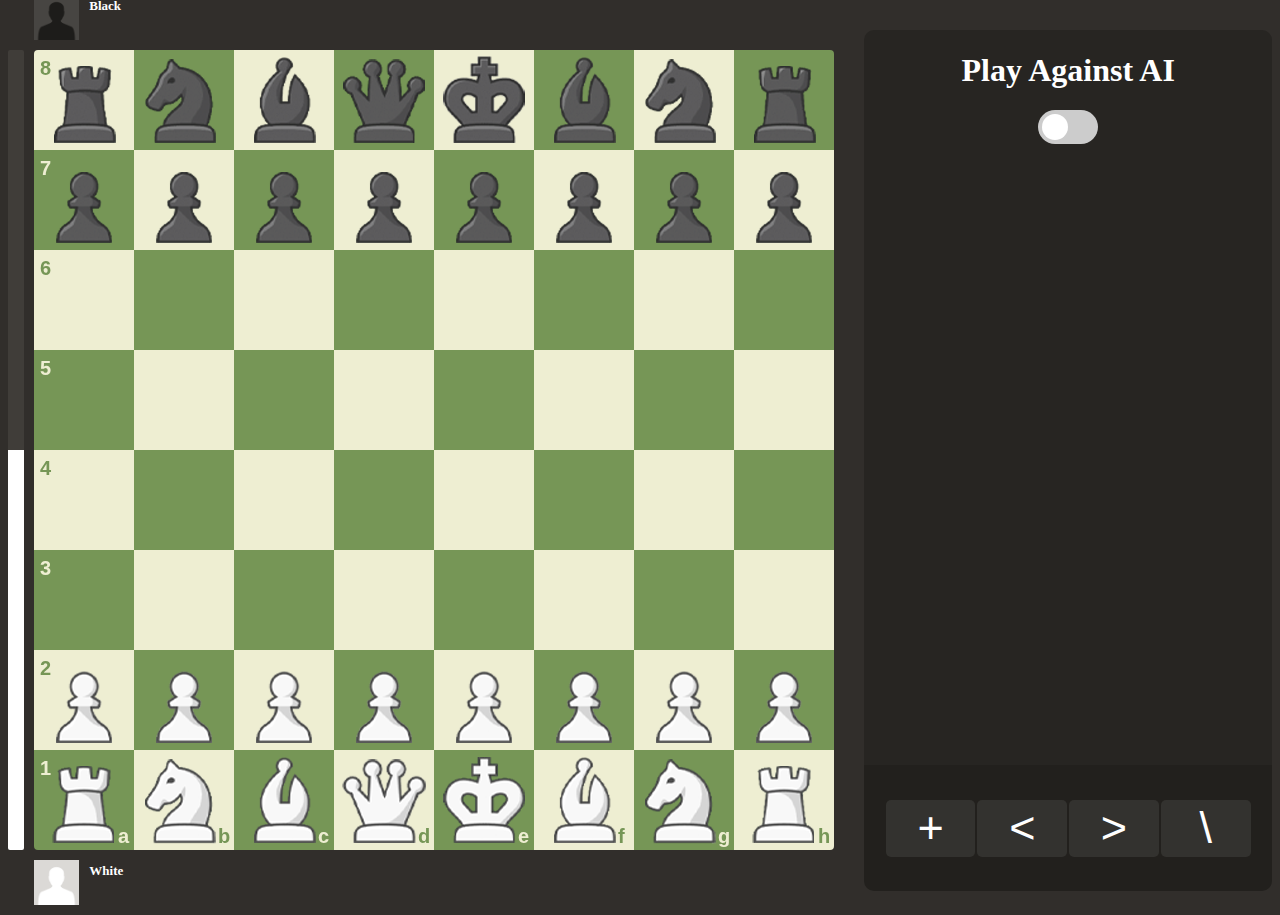
<file: ChessAI/ChessAI.html>
<html>
<body id="body">
    <div class="center">
        <div id="pawnPromotion">
            <button class="queenPromotion" onclick="promotePawn('Q')">
                <img src="Pieces/wQ.png" draggable="false"/>
            </button>
            <button class="knightPromotion" onclick="promotePawn('N')">
                <img src="Pieces/wN.png" draggable="false"/>
            </button>
            <button class="rookPromotion" onclick="promotePawn('R')">
                <img src="Pieces/wR.png" draggable="false"/>
            </button>
            <button class="bishopPromotion" onclick="promotePawn('B')">
                <img src="Pieces/wB.png" draggable="false"/>
            </button>
            
                
        </div>
        <div class="pointBar">
            <div></div>
        </div>

        <div class="boardStack">
            <div class="player2">
                <img src="Pieces/black_400.png" class="pfp"/>
                <h3>Black</h3>
            </div>
            
            <div class="boardDiv">
                <div class="canvasDiv">
                    <canvas id="boardContainer" width="800" height="800"></canvas>
                    <div class="canvasDiv piecesContainer" oncontextmenu="return false;">
                        <div id="navCircle"></div>
                        <div id="takeCircle"></div>
                        <div id="images"></div>
                    </div>
                </div>
                
                <div class="finishScreen piecesContainer">
                    <div>
                        <div style="display:flex">
                            <div class="imgBackground">
                                <img src="Pieces/white_400.png"/>
                            </div>
                            <div class="test">
                                <div class="textHolder">
                                    <h2 id="winText">You Win!</h2>
                                    <h3 id="score">1 - 0</h3>
                                </div>
                            </div>
                            <div class="imgBackground">
                                <img src="Pieces/black_400.png"/>
                            </div>
                        </div>
                        <button class="newGame" onclick="newGame()">New Game</button>
                        <button class="review" onclick="reviewGame()">Review</button>
                    </div>
                </div>
            </div>
            <div class="player1">
                <img src="Pieces/white_400.png" class="pfp"/>
                <h3>White</h3>
            </div>
        </div>

        <div class="statsBox">
            <div id="opponentBox">
                <h1>Play Against AI</h1>
                <label id="switch">
                    <input type="checkbox" id="checkbox" onchange="playVsAI()">
                    <span class="slider round"></span>
                </label>
            </div>
            <div id="movesBox">

            </div>
                <div id="gameControls">
                    <button class="gameControlsButton" onclick="newGame()">+</button>
                    <button class="gameControlsButton" onclick="undoMove()"><</button>
                    <button class="gameControlsButton" onclick="redoMove()">></button>
                    <button class="gameControlsButton">\</button>
                </div>
        </div>
    </div>
   
</body>
<head>
    <link rel="stylesheet" href="ChessAI.css">
    <script src="ChessAI.js"></script>
    <script src="SmartMoveFinder.js"></script>
    <audio id="moveAudio" src="Sounds/movePiece.wav"></audio>
    <audio id="takeAudio" src="Sounds/takePiece.wav"></audio>
</head>
</html>
</file>
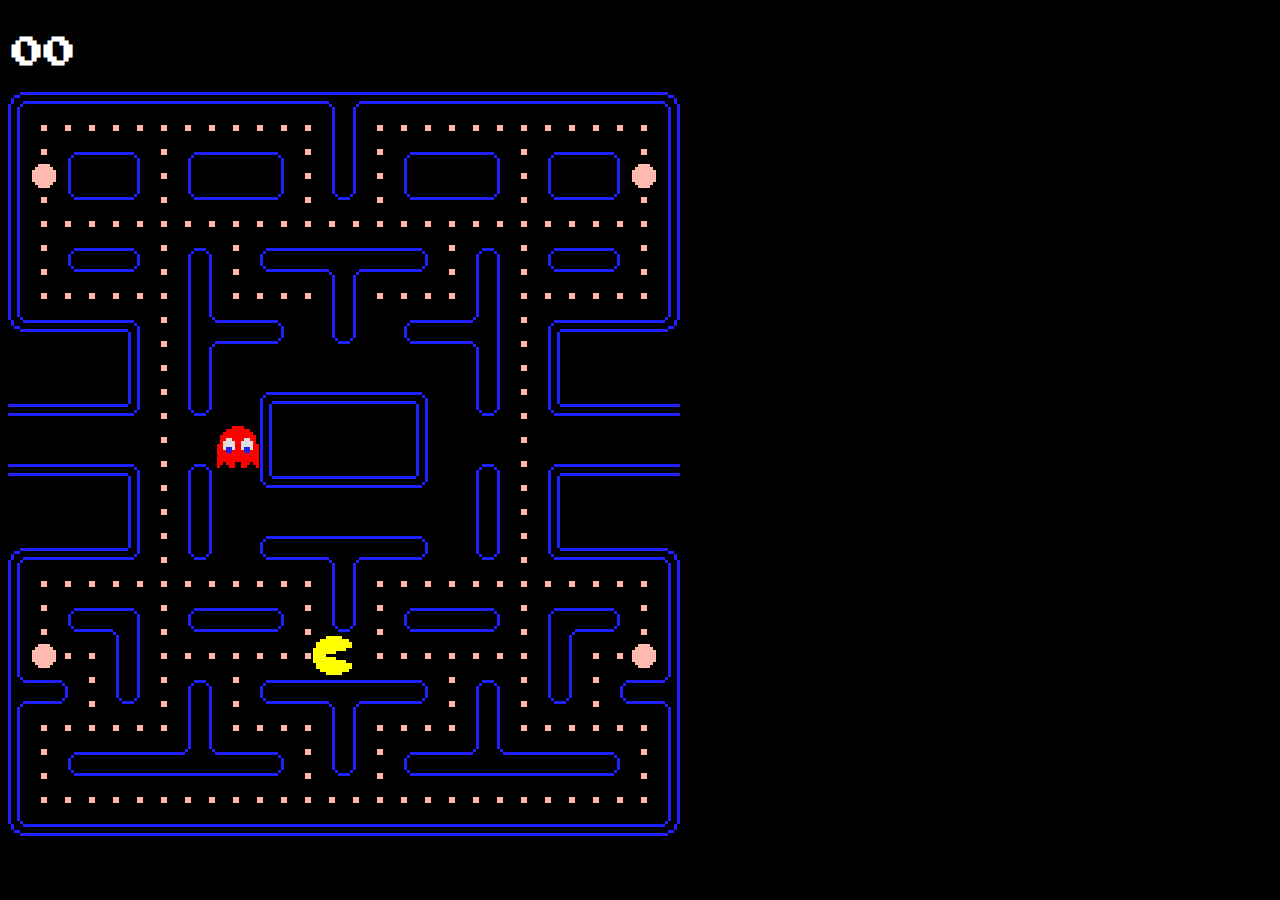
<file: pacman/pacman.html>
<head>
    <link rel="stylesheet" href="pacman.css">
    <body>
        <div id="center">
            <h1 id="score">00</h1>
            <table id="boardTable"></table>
        </div>
    </body>

    <script src="pacman.js"></script>
</head>
</file>
<file: ChessAI/ChessAI.css>
body{
    background-color: #312e2b;
    overflow: hidden;
    text-align: center;
}

h1 {
    color: white;
}

.center {
    display: flex;
    justify-content: center;
    align-items: center;
    height: 100%;
}

.boardDiv {
    width: 800px;
    height: 800px;
    position: relative;
    display: flex;
    align-items: center;
    justify-content: center;
    margin-left: 10px;
    margin-right: 30px;
}

.canvasDiv {
    width: 100%;
    height: 100%;
    position: absolute;
    top: 0;
    left: 0;
}

.finishScreen {
    width: 400px;
    height: 225px;
    position: absolute;
    text-align: center;
    display: flex;
    align-items: center;
    justify-content: center;
    background-color: white;
    border-radius: 5px;
    display: none;
}

.boardStack {
    text-align: start;
    margin: 0px;
    padding: 0px;
}

.player1, .player2 {
    display: flex;
}

.player1 h3, .player2 h3 {
    color: white;
    font-size: 13px;
    font-weight: bolder;
}

.newGame, .review {
    width: 157px;
    height: 50px;
    border-radius: 5px;
    border: none;
}

.newGame:hover, .review:hover {
    background-color: #dadada;
    cursor: pointer;
}

.newGame:active, .review:active {
    background-color: #e9e9e9;
}

.pfp {
    width: 45px;
    height: 45px;
    margin: 10px;
}

.test {
    display:flex;
    align-items: center;
}

.winText, .score {
    color: black;
    margin: 0px;
}

.imgBackground {
    width: 100px;
    height: 100px;
    background: black;
    margin: 10px;
    border-radius: 3px;
    box-shadow: 1px 1px 5px #000000;
    border-radius: 3px;
    overflow: hidden;
}

.imgBackground img {
    width: 100px;
    height: 100px;
}

.piecesContainer {
    z-index: 9;
    margin: 0px;
}

.piecesContainer img:hover {
    cursor: grab
}

.piecesContainer img:active {
    cursor: grabbing
}

.statsBox {
    width: 500px;
    height: 95%;
    border-radius: 10px;
    background: #272522;
}

.gameControlsButton {
    height: 45%;
    width: 22%;
    border: none;
    border-radius: 5px;
    background: #33322f;
    margin: 1px;
    color: white;
    font-size: 45px;
}

.gameControlsButton:hover {
    background-color: #464441;
    cursor: pointer;
}

.gameControlsButton:active {
    background-color: #403e3b;
}

.pointBar {
    width: 20px;
    height: 800px;
    background: #403d39;
    border-radius: 2px;
    overflow: hidden;
    display: flex;
    align-items: end;
}

.pointBar div {
    width: 100%;
    height: 400px;
    background: #ffffff;
}

#boardContainer {
    border-radius: 4px;
    overflow: hidden;
}


#pawnPromotion {
    width: 100px;
    height: 400px;
    background: white;
    border-radius: 2px;
    box-shadow: 0 6px 20px rgba(0, 0, 0, 0.6);
    position: absolute;
    z-index: 10;
    display: none;
}

#pawnPromotion button {
    width: 100%;
    height: 25%;
    background: transparent;
    border: none;
    padding: 0;

}

#opponentBox {
    width: 100%;
    height: 25%;
}

#movesBox {
    overFlow: auto;
    height: 60%;
    width: 100%;
}

#gameControls {
    display: flex;
    justify-content: center;
    align-items: center;
    width: 100%;
    height: 15%;
    background: #22201d;
    border-radius: 0 0 10px 10px;
}

#images {
    position: relative;
    user-select: none;
}

#demo {
    color: white;
}

#switch {
    position: relative;
    display: inline-block;
    width: 60px;
    height: 34px;
  }
  
#switch input { 
    opacity: 0;
    width: 0;
    height: 0;
  }
  
.slider {
position: absolute;
cursor: pointer;
top: 0;
left: 0;
right: 0;
bottom: 0;
background-color: #ccc;
-webkit-transition: .4s;
transition: .4s;
}

.slider:before {
position: absolute;
content: "";
height: 26px;
width: 26px;
left: 4px;
bottom: 4px;
background-color: white;
-webkit-transition: .4s;
transition: .4s;
}

input:checked + .slider {
background-color: #2196F3;
}

input:focus + .slider {
box-shadow: 0 0 1px #2196F3;
}

input:checked + .slider:before {
-webkit-transform: translateX(26px);
-ms-transform: translateX(26px);
transform: translateX(26px);
}

/* Rounded sliders */
.slider.round {
border-radius: 34px;
}

.slider.round:before {
border-radius: 50%;
}
</file>
<file: gitHubPage/index.css>
h1 {
    color: white;
}

li {
    color: white;
}

body, html {
    margin: 0;
    height: 5000px; /* Total scroll height */
    font-family: sans-serif;
    background-color: #111;
    overflow-x: hidden;
}

.scroll-animation-wrapper {
    height: 3000px; /* how much scroll controls the animation */
    position: relative;
}

.fade-text {
    position: fixed;
    top: 50%;
    left: 200;
    z-index: 0;
    transform: translate(0%, -50%);
    font-size: 3rem;
    color: white;
    opacity: 0;
    transition: opacity .3s ease-out;
    pointer-events: none;
    filter: drop-shadow(5px 5px 5px #222);
}

.after-scroll-content {
    height: 0vh;
    background: #111;
    color: white;
    display: flex;
    justify-content: center;
    align-items: center;
}

#hero-canvas {
    position: fixed;
    top: 0%;
    left: 0%;
}

#projectDiv {
    display: inline-block;
    width: 100%;
    height: fit-content;
    background: #111;
    position: relative;
}

#projectDiv h1 {
    position: relative;
    font-size: 50px;
    left: 5%;
    padding-top: 50px;
}

#items {
    display: grid;
    grid-template-columns: repeat(auto-fill, 300px);
    gap: 50px; /* Space between items */
    padding: 0px; /* Padding around the grid */
    position: relative;
    z-index: 10;
    color: white;
    align-items: center;
    justify-content: center;
}

#projectItem {
    display: inline-block;
    position: relative;
    width: 300px;
    height: 450px;
    background: #000000;
    border-radius: 10px;
    cursor: pointer;
    opacity: 0;
    transition: opacity 0.3s ease;
}

#projectItem.visible {
    opacity: 1;
    transform: translateY(0);
}

#projectItem::after {
    content: "";
    position: absolute;
    inset: 0;
    transition: box-shadow 0.3s ease;
    border-radius: 10px;
    pointer-events: none;
}

#projectItem:hover::after {
    box-shadow: inset 0px 0px 100px #000000;
}

#projectItem img {
    display: block;
    width: 300px;
    height: auto;
    border-radius: 10px;
    opacity: 1;
    transition: opacity 0.3s ease;
}

#projectItem img:hover {
    opacity: 0.75;
}

#projectItem h2 {
    z-index: 10;
    color: white;
    position:absolute;
    top: 93%;
    left: 3%;
    transform: translate( 0%, -100%);
    text-shadow: 10px, 10px, 10px;
    opacity: 0;
    transition: left 0.3s ease, opacity 0.3s ease;
}

#projectItem:hover h2 {
    opacity: 1;
    left: 5%;
}
</file>
<file: japaneseHelper/index.css>
body {
    background: #101013;
    overflow: hidden;
}

#h1 {
    display: inline;
    color: white;
    margin: 0px;
    margin-top: 15px;
    font-size: 45px;
}

h2 {
    display: inline;
    color: white;
    font-size: 35px;
}

h3 {
    display: inline;
    color: white;
}

button {
    margin: 1px;
    background-color: #111114;
    color: white;
    border: none;
    box-shadow: -5px 10px 15px #080808, inset 5px -10px 8px #080808, inset -5px 5px 5px #1c1c1e;
    background-color: #111114;
    transition: all 100ms ease-in;
    border-radius: 5px;
}

#buttonDiv {
    position: absolute;
    top: 50%;
    left: 50%;
    transform: translate(-50%, -50%);
    width: 90%;
}

#optionBar {
    padding: 3px;
    width: 40px;
    height: 40px;
    color: white;
    transition: all 50ms ease-in;
    transform: scale(1);

}

#optionBar:hover {
    transform: scale(1.1);
    transition: all 50ms ease-in;
}

#menu {
    position: absolute;
    background-color: #19191c;
    width: 100%;
    height: 100%;
    top: 0px;
    left: 0px;
    visibility: hidden;
}

#hiraganaDiv {
    display: inline-block;
}

#katakanaDiv {
    display: inline-block;
}

#wordsDiv {
    position: absolute;
    display: inline-block;
    width: 66%;
    right: 10px;
}

#textDiv {
    width: 250px;
    height: 150px;
    position: absolute;
    transform: translate(-50%, -50%);
    left: 50%;
    top: 50%;
    border: none;
    border-radius: 10px;
    box-shadow: -5px 10px 15px #080808, inset 5px -10px 8px #080808, inset -5px 5px 5px #1c1c1e;
    background-color: #111114;
    transition: all 100ms ease-in;

}

#textDiv:hover {
    transition: all 100ms ease-in;
    transform: translate(-50%, -50%) scale(1.02);
    box-shadow: -9px 15px 20px #080808, inset 5px -10px 8px #080808, inset -5px 5px 5px #1c1c1e;
    
}

#text {
    color: white;
    position: absolute;
    transform: translate(-50%, -100%);
    left: 50%;
    top: 50%;
    white-space: nowrap;
}

#typeText {
    color: white;
    position: absolute;
    transform: translate(-50%, -100%);
    left: 50%;
    top: -16%;
}

#button {
    width: 160px;
    height: 70px;
    color: white;
    box-shadow: inset 3px -3px 8px #1c1c1e, inset -3px 3px 8px #080808;
    background-color: #111114;
    border: none;
    border-radius: 10px;
}

#button:hover {
    box-shadow: inset 5px -5px 8px #1c1c1e, inset -5px 5px 8px #080808;
    
}

#button:active {
    box-shadow: inset 7px -7px 10px #1c1c1e, inset -7px 7px 10px #080808;
}

#center {
    position: absolute;
    left: 50%;
    bottom: 50px;
    transform: translate(-50%, 0%);
}

#reverseBox {
    width: 20px;
    height: 20px;
}

#reverseBox:checked {
    accent-color: green;
}

#reverseBoxForm {
    display: flex;
    justify-content: center;
    align-items: center;
    position: absolute;
    right: 20px;
    top: 16px;
}

#reverseBoxLabel {
    margin-left: 10px;
    font-size: 30px;
    color: white;
}

#score {
    color: white;
    font-weight: bolder;
    position: absolute;
    right: 35px;
    top: 0px;
    font-size: 40px;
}
</file>
<file: kanji/index.css>
body {
    background: #101013;
}

h1 {
    display: inline;
    color: white;
    margin: 0px;
    font-size: 45px;
    position: absolute;
}

h2 {
    display: inline;
    color: white;
    font-size: 35px;
}

h3 {
    display: inline;
    color: white;
}

button {
    margin: 1px;
    color: white;
    background-color: #111114;
    border-radius: 5px;
    margin: 3px;
}

p {
    font-size: 0px;
}

#center {
    position: absolute;
    left: 50%;
    transform: translate(-50%, 0%);
}
</file>
<file: pacman/pacman.css>
body {
    background-color: #000000;
}

@font-face {
    font-family: "Emulogic-zrEw";
    src: url(font/Emulogic-zrEw.ttf);
}

body {
    font-family: "Emulogic-zrEw";
}

h1 {
    color: white;
}

table {
   padding: 0%;
   border-collapse: collapse;
}

th {
   margin: 0px;
   padding: 0px;
}

tr {
   margin: 0px;
   padding: 0px;
}

#center {
    width: 672px;
    position: absolute;
}

img {
    image-rendering: pixelated;
}

#pellet {
    width: 24px;
}

#pacman {
    position: absolute;
    width: 39px;
    height: 39px;
    margin: 0px;
}

#blinky {
    position: absolute;
    width: 42px;
    height: 42px;
    margin: 0px;
}
</file>
<file: weightCalculator/index.css>
#weightWindow {
    height: 95%;
    display: flex;
    text-align: center;
    
}

h2 {
    color: white;
    padding: 3px;
}
</file>
<file: portfolio.css>
* {
    padding: 0;
    margin: 0;

    font-family: "Inter Tight";
    font-weight: 600;
}

body {
    background-color: #0b0c0c;
}

#introText {
    padding-top: 75px;
}

#infoDiv {
    height: fit-content;
    background-color: #0b0c0c;
    display: flex;
    align-items: center;
    flex-direction: column;
    margin-bottom: 100px;
}

.infoBox {
    display: flex;
    width: 60%;
    flex-direction: column-reverse;
    justify-content: space-between;
}

.textBox {
    margin-top: 25px;
    width: 50%;
}

.textBox h1 {
    font-weight: 600;
    font-size: 6vw;
}

.textBox p {
    font-size: 4vw;
    font-weight: 300;
}

.infoBox img {
    width: 50%;
    height: fit-content;
    border-radius: 20px;
}

#frameDiv {
    width: 40%;
    height: auto;
    aspect-ratio: 1.7;
    margin: 25px;
    border-radius: 20px;
    overflow: hidden;

}

#frameDiv iframe {
    border: none;
}

@media screen and (min-width: 601px) {
    .infoBox {
        flex-direction: row;
        margin-top: 100px;
    }

    .infoBox img {
        width: 40%;
        height: fit-content;
        object-fit: cover;
        border-radius: 20px;
        margin: 25px;
    }

    #flippedInfoBox {
        flex-direction: row-reverse;
    }

    .textBox h1 {
        font-size: 1.25vw;
    }
    
    .textBox p {
        font-size: .75vw;
    }
}
</file>
<file: header.css>
::-webkit-scrollbar {
    width: 12px;
}

/* Track */
::-webkit-scrollbar-track {
    background: transparent;
}

/* Handle */
::-webkit-scrollbar-thumb {
    background: #888; 
    border-radius: 0px; /* <- no rounding */
}

/* Handle on hover */
::-webkit-scrollbar-thumb:hover {
    background: #555; 
}

.navHeader {
    position: sticky;
    z-index: 1000;
    background-color: #0b0c0c;
    top: 0px;
    width: 100%;
    height: 100px;
}

nav ul, .content ul {
    display: flex;
    flex-direction: row;
    list-style: none;
    padding: 0;
    margin: 0;
    display: flex;
    gap: 1rem;
}

nav {
    display: flex;
    align-items: center;
    justify-content: space-between;
    height: 100%;
}

nav a {
    position: relative;
    display: inline-block;
    background: none;
    color: white;
    font-size: 20px;
    margin: 20px;
    text-decoration: none;
    transition: transform 0.3s ease;
}

h1, h2, h3, h4, h5, h6, p, li, a {
    color: white;
    text-decoration: none;
}

header img {
    position: relative;
    height: 60px;
    top: 50%;
    padding: 0 25px 0 100px;
    transform: translate(0, -50%);
}

header a:hover {
    transform: scale(1.1);
}

header a::after {
    content: "";
    position: absolute;
    left: 50%;
    bottom: 0;
    transform: translateX(-50%);
    width: 0;
    height: 2px;
    background-color: #ffffff; /* underline color */
    transition: width 0.3s ease, font-size 0.3s ease;
}

header a:hover::after {
    cursor: pointer;
    width: 100%;
}


.footer {
    background-color: black;
    height: fit-content;
    padding: 20px 5% 50px 5%;
}

#mobileFooter {
    display: block;
}

#desktopFooter {
    display: none;
}


#links {
    display: flex;
    flex-direction: row;
    gap: 100px;
    padding-top: 10px;
}

#links li, .content li {
    text-indent: -10px;
    list-style-type: none;
    padding: 5px;
    padding-left: 20px;
}

#links p {
    font-size: 20px;
    font-weight: 600;
    padding-bottom: 5px;
}

#links a, .content a {
    text-decoration: none;
    color: #bbb !important;
    font-weight: 300;
    transition: color .1s ease-out;
}

.content a {
    padding-left: 20px;
}

#links a:hover {
    color: white !important;
}

#links li a {
    display: inline-flex;
    align-items: center;
    gap: 8px;
    text-wrap:nowrap;
}

#socialLinks {
    list-style-type: none;
    display: flex;
    justify-content: flex-end;
    align-items: center;
    padding-top: 20px;
    padding-bottom: 10px;
}

#socialLinks img {
    width: 40px;
    margin: 0 5px;
}

.collapsible {
    background-color: transparent;
    cursor: pointer;
    padding: 18px;
    width: 100%;
    border: none;
    text-align: left;
    outline: none;
    display: flex;
    justify-content: space-between;
}

.collapsible p {
    font-size: 4vw;
    font-weight: 600;
}

.collapsible img {
    width: 18px;
    transition: rotate .3s ease;
}

.collapsible.active img {
    rotate: 180deg;
}

.content {
  background-color: transparent;
  max-height: 0;
  overflow: hidden;
  transition: max-height .3s ease;
}

/* When open, allow enough space for content (adjust as needed) */
.content.open {
  max-height: 1000px; /* Adjust this based on expected content height */
}

.luPadding {
    margin: 20px;
}

@media screen and (min-width: 601px) {
    #mobileFooter {
        display: none;
    }

    #desktopFooter {
        display: block;
    }
}
</file>
